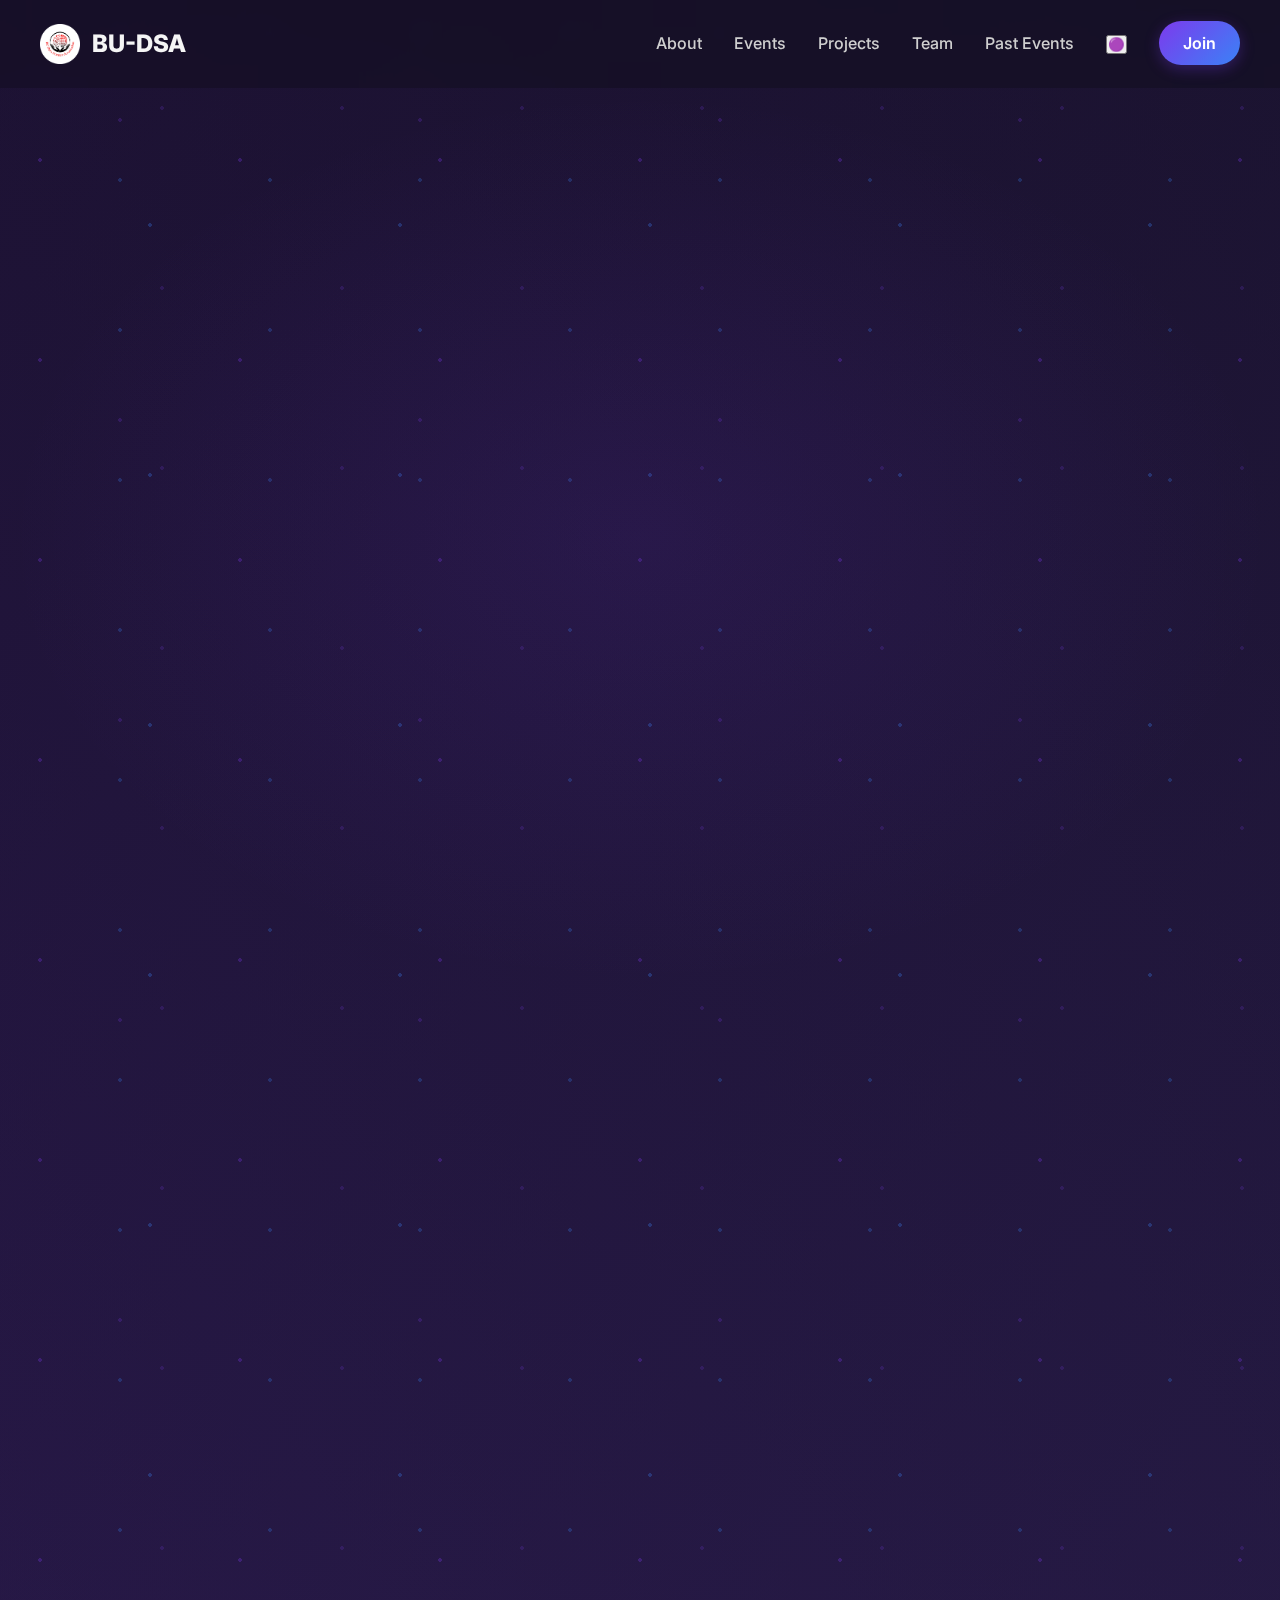
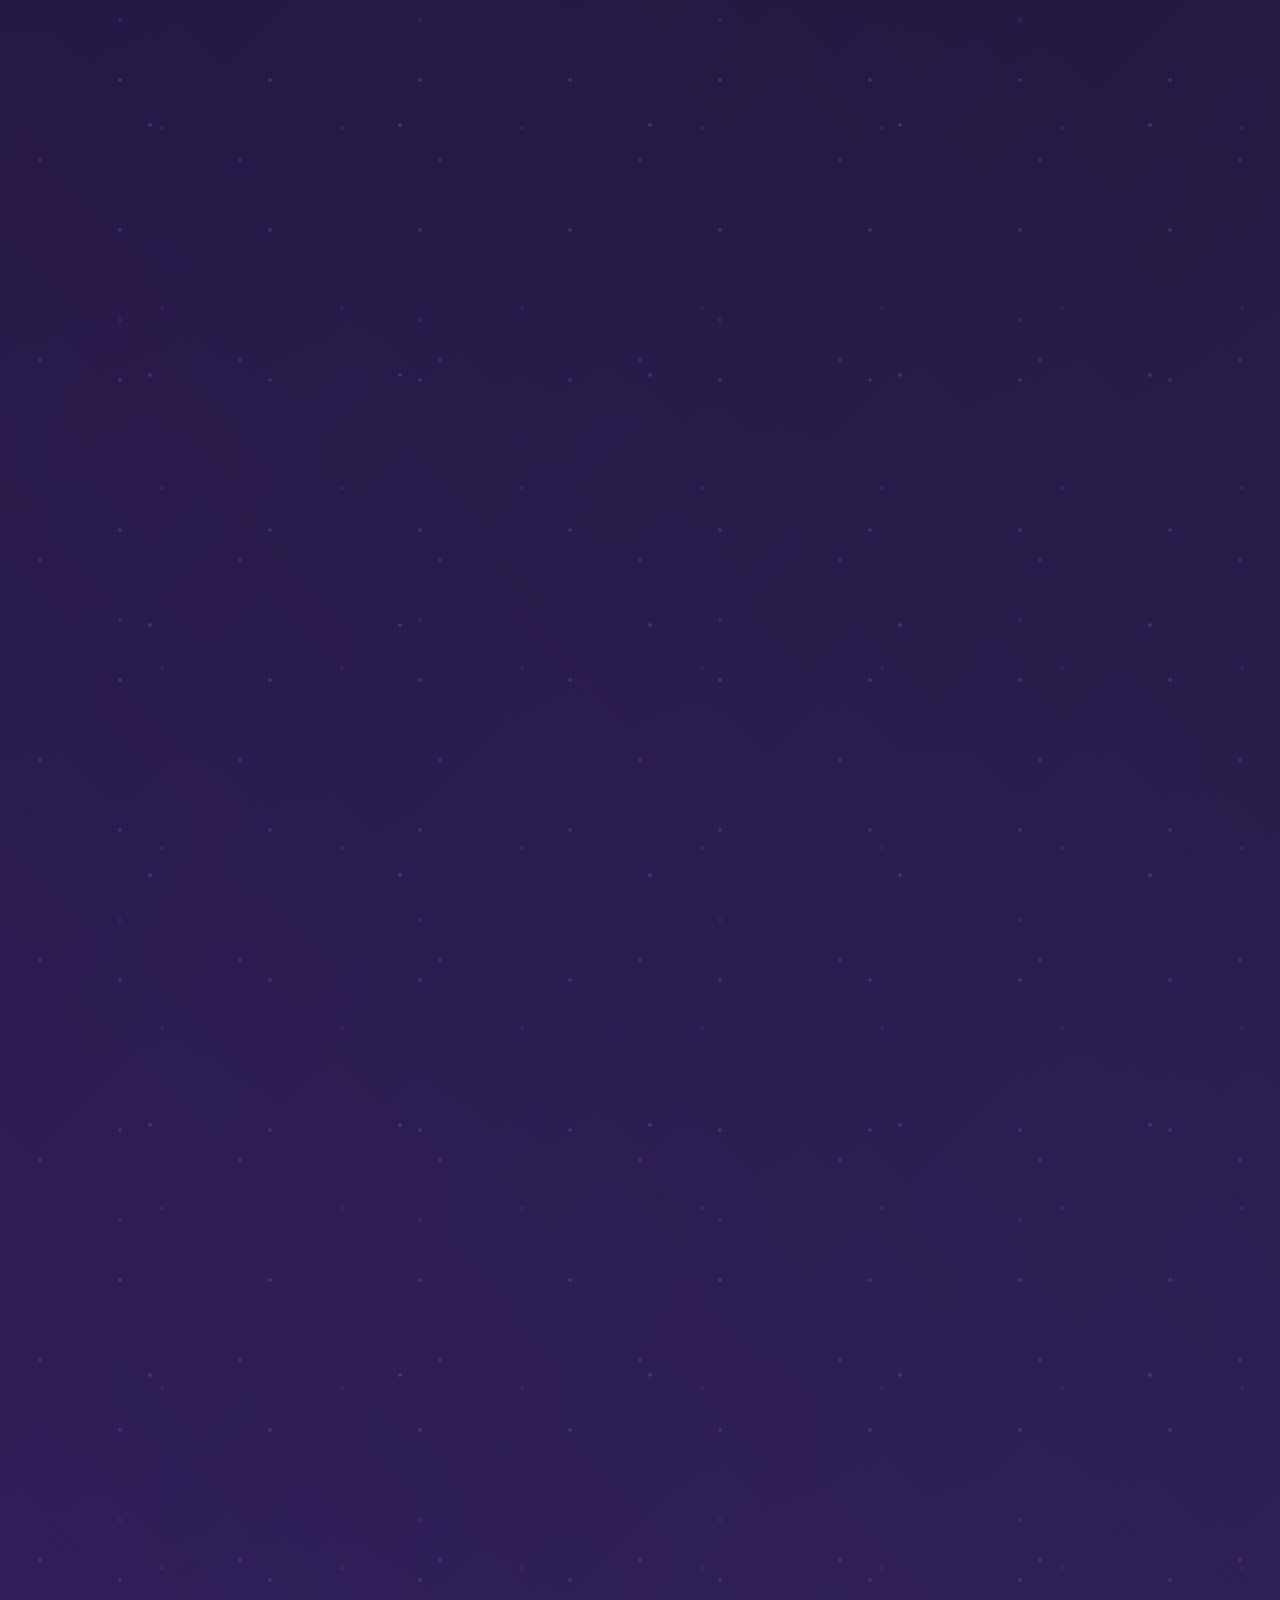
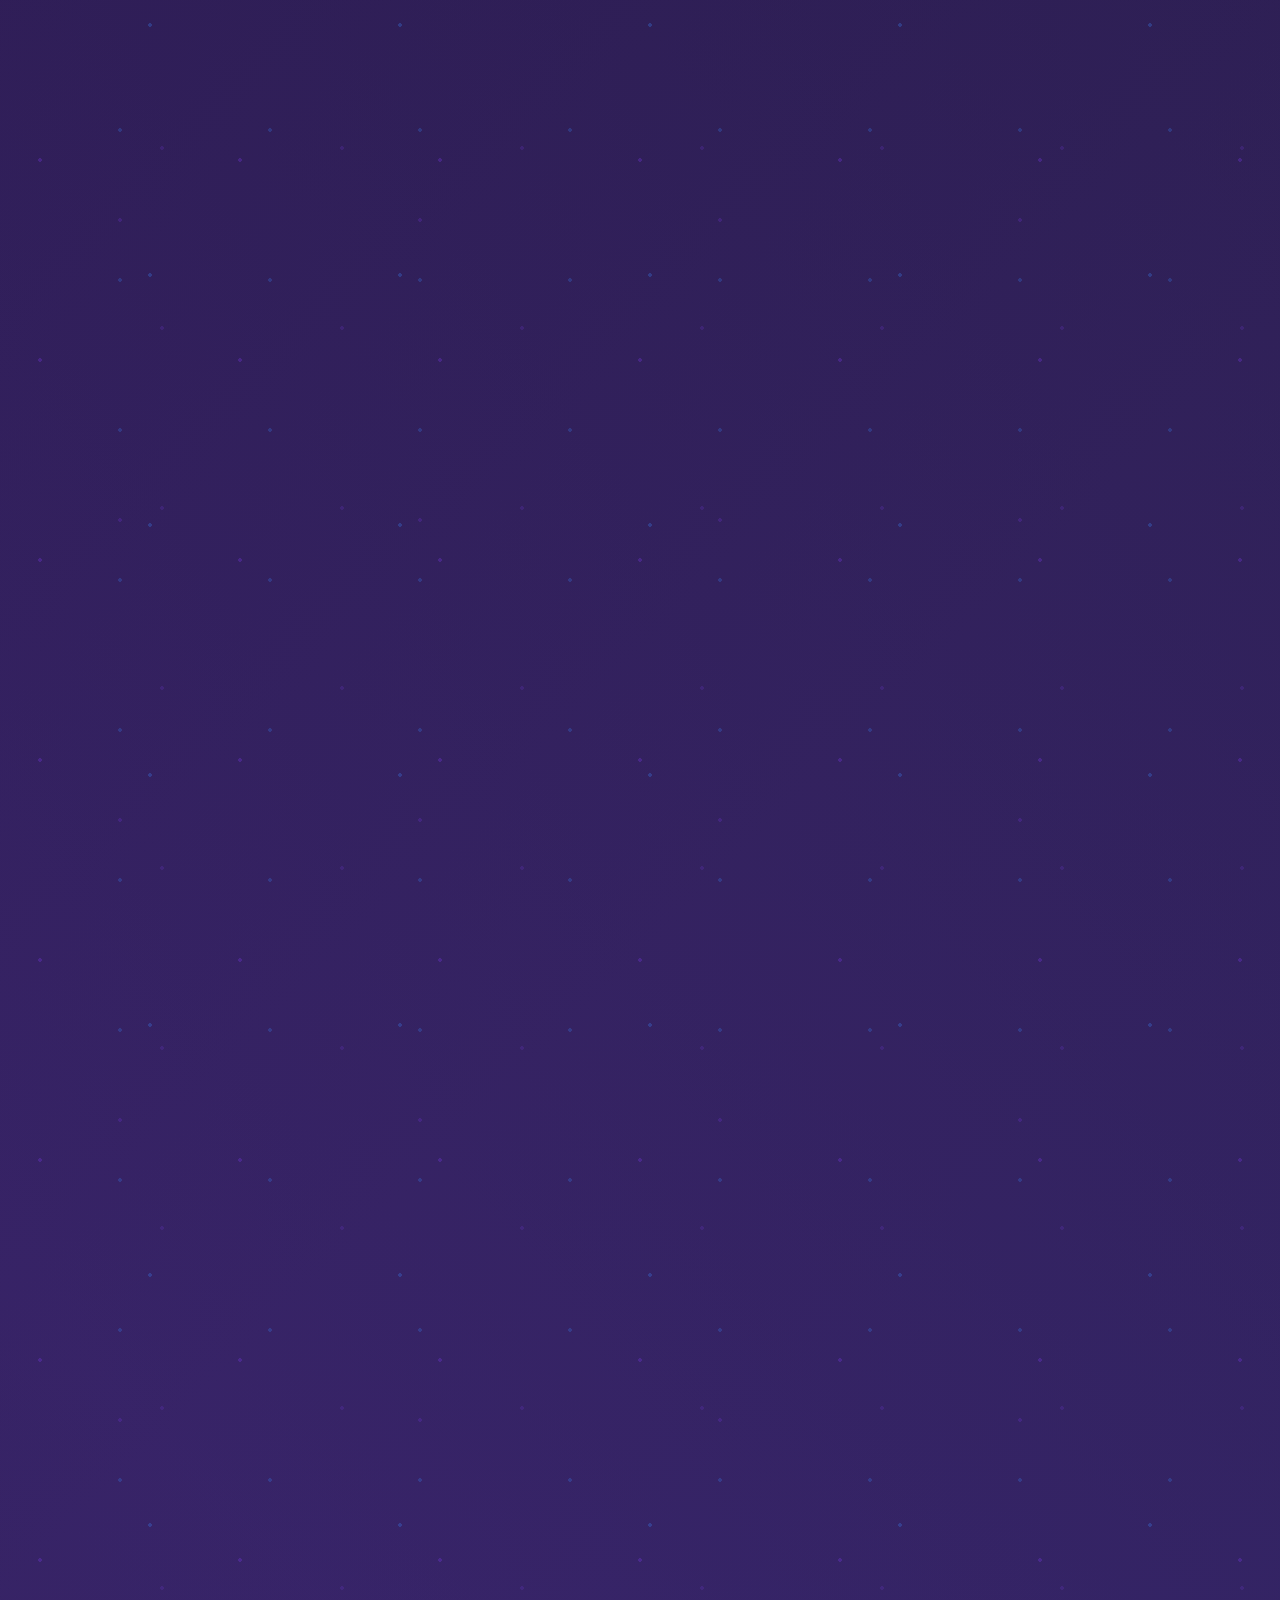
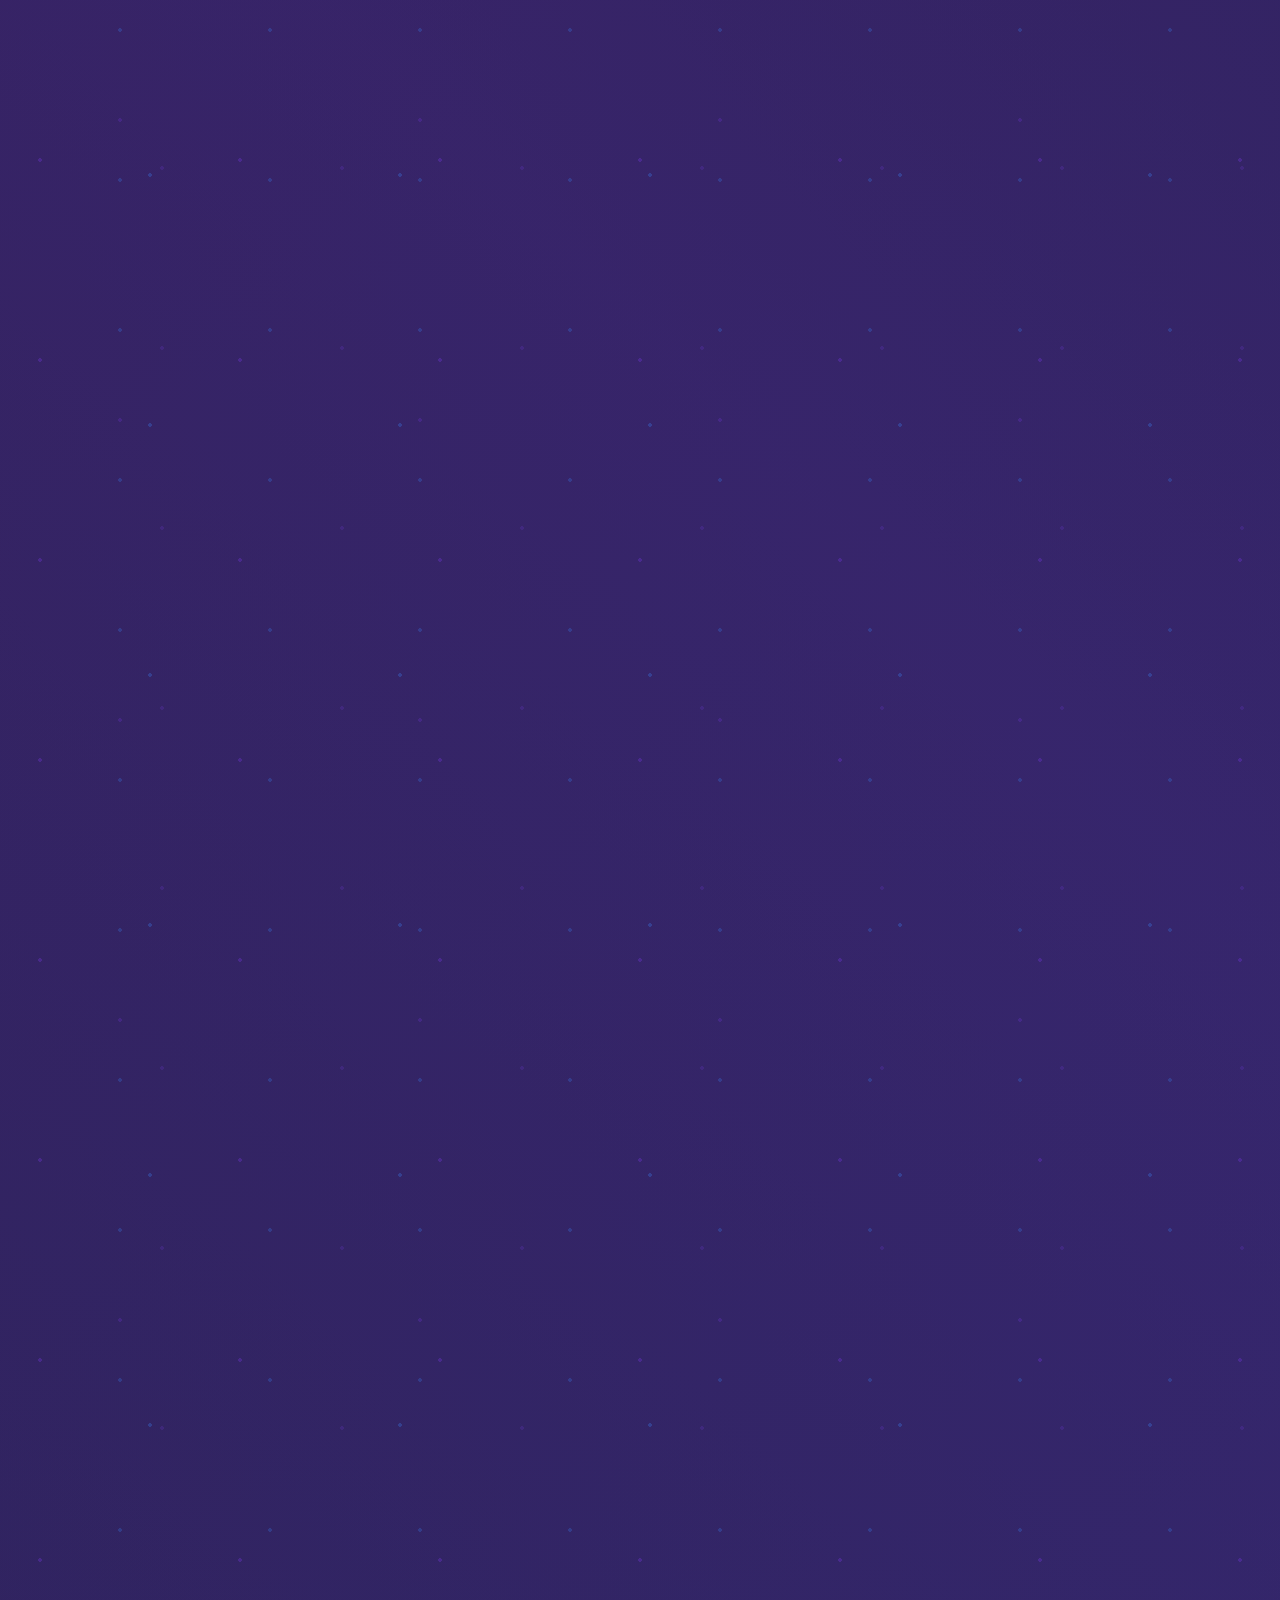
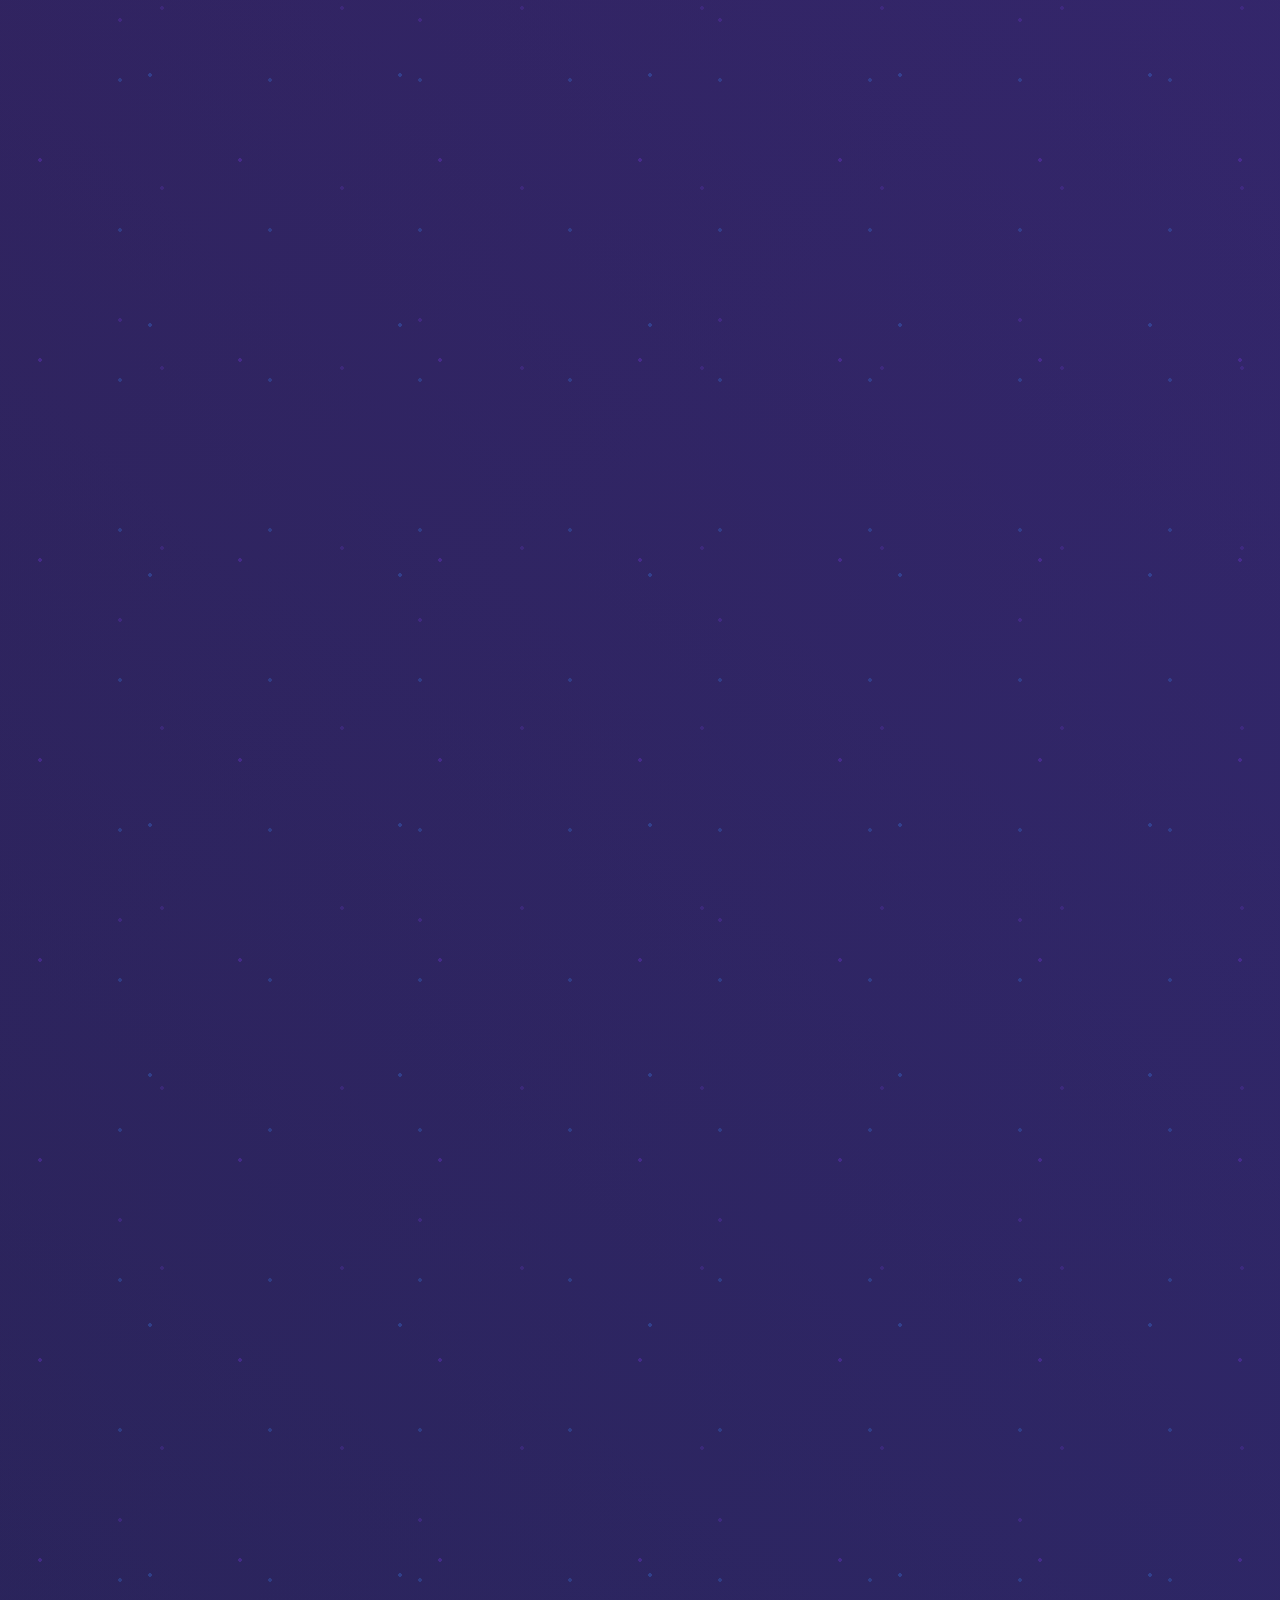
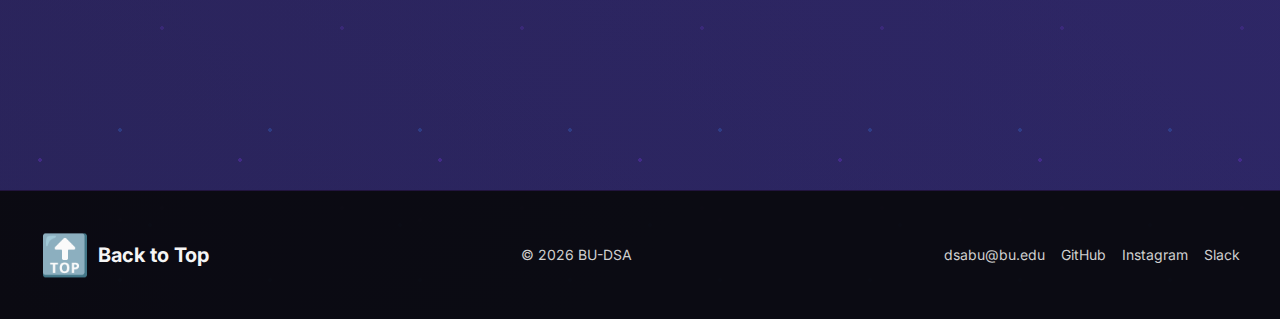
<file: index.html>
<!DOCTYPE html>
<html lang="en">
<head>
    <meta charset="UTF-8">
    <meta name="viewport" content="width=device-width, initial-scale=1.0">
    
    <!-- SEO Meta Tags -->
    <title>BU Data Science Association | Boston University Student Organization</title>
    <meta name="description" content="Join Boston University's Data Science Association (BUDSA) - a vibrant community for students passionate about data science, machine learning, AI, and analytics. Workshops, hackathons, and networking events.">
    <meta name="keywords" content="BU Data Science Association, BUDSA, Boston University, data science, machine learning, AI, analytics, student organization, workshops, hackathons">
    <meta name="author" content="Jacky Lin">
    <meta name="robots" content="index, follow">
    <link rel="canonical" href="https://bu-data-science-association.github.io/dsa-website/">
    
    <!-- Open Graph Meta Tags -->
    <meta property="og:title" content="BU Data Science Association | Boston University Student Organization">
    <meta property="og:description" content="Join Boston University's Data Science Association - workshops, hackathons, and networking events for data science enthusiasts.">
    <meta property="og:image" content="https://bu-data-science-association.github.io/dsa-website/assets/budsa_logo-modified.png">
    <meta property="og:url" content="https://bu-data-science-association.github.io/dsa-website/">
    <meta property="og:type" content="website">
    <meta property="og:site_name" content="BU Data Science Association">
    <meta property="og:locale" content="en_US">
    
    <!-- Twitter Card Meta Tags -->
    <meta name="twitter:card" content="summary_large_image">
    <meta name="twitter:title" content="BU Data Science Association | Boston University Student Organization">
    <meta name="twitter:description" content="Join Boston University's Data Science Association - workshops, hackathons, and networking events for data science enthusiasts.">
    <meta name="twitter:image" content="https://bu-data-science-association.github.io/dsa-website/assets/budsa_logo-modified.png">
    <meta name="twitter:site" content="@bu_dsa">
    
    <!-- Favicon and Icons -->
    <link rel="icon" type="image/png" href="assets/budsa_logo-modified.png">
    <link rel="apple-touch-icon" href="assets/budsa_logo-modified.png">
    
    <!-- Performance Optimizations -->
    <link rel="preconnect" href="https://fonts.googleapis.com">
    <link rel="preconnect" href="https://fonts.gstatic.com" crossorigin>
    <link rel="preload" href="https://fonts.googleapis.com/css2?family=Inter:wght@300;400;500;600;700;800&display=swap" as="style">
    
    <!-- Styles -->
    <link rel="stylesheet" href="styles.css">
</head>
<body>
    <!-- Fixed Navigation Bar -->
    <nav class="navbar">
        <div class="nav-container">
            <!-- Logo & Brand -->
            <a href="#home" class="logo">
                <img src="assets/budsa_logo-modified.png" alt="BU-DSA Logo" class="logo-image" loading="eager">
                <span class="logo-text">BU-DSA</span>
            </a>
            <!-- Navigation Links -->
            <ul class="nav-menu">
                <li><a href="#about" class="nav-link">About</a></li>
                <li><a href="#events" class="nav-link">Events</a></li>
                <li><a href="#projects" class="nav-link">Projects</a></li>
                <li><a href="#team" class="nav-link">Team</a></li>
                <li><a href="pasteventspage/pastevents.html" class="nav-link">Past Events</a></li>
                <li><button class="theme-toggle-btn" aria-label="Toggle theme">🔴</button></li>
                <li><a href="#join" class="join-btn">Join</a></li>
            </ul>
            <!-- Mobile Menu Toggle -->
            <button class="mobile-menu-btn">☰</button>
        </div>
    </nav>

    <!-- Hero Section -->
    <section class="hero" id="home">
        <div class="hero-container">
            <div class="hero-content">
                <!-- Main Title & Logo -->
                <div class="hero-header">
                    <div class="hero-text">
                        <h1>Boston University Data Science Association</h1>
                    </div>
                    <div class="hero-logo">
                        <img src="assets/budsa_logo-modified.png" alt="BU Data Science Association Logo" class="hero-logo-image" loading="eager">
                    </div>
                </div>
                <!-- Description -->
                <p>Join Boston University's Data Science Association, a vibrant community of students passionate about data science, software engineering,machine learning, and analytics. We host interactive workshops, collaborative projects, and networking events to help you build technical skills, land that tech job, and connect with peers who share your interest in data-driven problem solving.</p>
                <!-- <p><strong>EBOARD APPLICATIONS ARE NOW OPEN!!!!<br></strong><a href="https://forms.gle/EvqXGgpGABBGVec68" target="_blank" rel="noopener noreferrer">Tech Team Application</a> or <a href="https://forms.gle/T1rLgFydxMHxx5i2A" target="_blank" rel="noopener noreferrer">Marketing Application</a></p>
                Action Buttons & Social Links -->
                <div class="hero-buttons">
                    <div class="main-buttons">
                        <a href="#join" class="btn-primary">Contact Us</a>
                        <a href="#events" class="btn-secondary">See Upcoming Events</a>
                    </div>
                    
                    <!-- Social Media Icons -->
                    <div class="social-buttons">
                        <a href="https://bostonudsa.slack.com/join/shared_invite/zt-2z2eed2j8-DGrXgNpQ3jQh85n0cMez0g" class="social-btn slack" aria-label="Join our Slack">
                            <img src="assets/Slack_icon_2019.svg.png" alt="Slack" class="social-icon" loading="lazy">
                        </a>
                        <a href="https://www.instagram.com/bu_dsa/" class="social-btn instagram" aria-label="Follow on Instagram">
                            <img src="assets/Instagram_icon.png" alt="Instagram" class="social-icon" loading="lazy">
                        </a>
                        <a href="https://www.linkedin.com/company/budsa/" class="social-btn linkedin" aria-label="Connect on LinkedIn">
                            <img src="assets/LinkedIn_icon.svg.png" alt="LinkedIn" class="social-icon" loading="lazy">
                        </a>
                        <a href="https://github.com/BU-Data-Science-Association" class="social-btn github" aria-label="View our GitHub">
                            <img src="assets/github-icon-2.svg" alt="GitHub" class="social-icon" loading="lazy">
                        </a>
                    </div>
                </div>
            </div>
            <!-- Upcoming Events Sidebar -->
            <div class="upcoming-meetings">
                <h3>Upcoming Events</h3>

                <div class="event-item">
                    <div class="event-category"></div>
                    <div class="event-title"></div>
                    <div class="event-date"></div>
                </div> 
                <div class="event-item">
                    <div class="event-category"></div>
                    <div class="event-title"></div>
                    <div class="event-date"></div>
                </div> 
                <div class="event-item">
                    <div class="event-category"></div>
                    <div class="event-title"></div>
                    <div class="event-date"></div>
                </div> 
                
            </div>
        </div>
    </section>

    <!-- About Section -->
    <section class="about" id="about">
        <h2>About Us</h2>
        <p class="about-description">We're an inclusive community where students of all skill levels come together to explore technology, build amazing projects, and grow both personally and professionally. Whether you're just starting your coding journey or looking to expand your expertise, there's a place for you here.</p>
        
        <!-- Feature Cards -->
        <div class="about-cards">
            <div class="about-card">
                <div class="about-card-icon">🛠️</div>
                <h3>Workshops and Projects</h3>
                <p>Hands-on sessions covering programming languages, web development, data science, and the latest technologies. Learn from experienced peers, collaborate on real-world applications. Build your portfolio while working with talented teammates..</p>
            </div>
            <div class="about-card">
                <div class="about-card-icon">🚀</div>
                <h3>Industry Connections</h3>
                <p>Join industry professionals for talks, workshops, and networking events. Get insights into the latest trends in the tech industry and build your professional network.</p>
            </div>
            <div class="about-card">
                <div class="about-card-icon">🤝</div>
                <h3>Community Building</h3>
                <p>Join study groups, find mentors, get resume feedback, and connect with students who share your passion for technology and innovation.</p>
            </div>
        </div>
    </section>

    <!-- Events Section -->
    <section class="events" id="events">
        <h2>Semester Events</h2>
        
        <!-- Filter Buttons -->
        <div class="event-filters">
            <button class="filter-btn active" data-filter="all">All</button>
            <button class="filter-btn" data-filter="workshops">Workshops</button>
            <button class="filter-btn" data-filter="socialandindustry">Social + Industry</button>
            <button class="filter-btn" data-filter="hackathons">Hackathons</button>
        </div>

        <!-- Event Cards Grid -->
        <div class="events-grid">
            <!-- Semester WORKSHOPS BEGINS -->

            <div class="event-card" data-category="workshops" data-date="2026-02-25T19:00:00">
                <h3>Intro to Neural Networks</h3>
                <div class="event-meta">February 25, 2026 • 7:00 PM • CDS 164</div>
                <p class="event-description">Learn the fundamentals of neural networks with Dhiraj. Explore how deep learning models work and their real-world applications.</p>
            </div>

            <div class="event-card" data-category="workshops" data-date="2026-03-04T19:00:00">
                <h3>Fortran: Punch Card Programming</h3>
                <div class="event-meta">March 4, 2026 • 7:00 PM • CDS 164</div>
                <p class="event-description">Dive into computing history! Learn Fortran and discover how programmers used punch cards in the era of mainframe computing.</p>
            </div>

            <div class="event-card" data-category="socialandindustry" data-date="2026-03-18T19:00:00">
                <h3>Industry + Alumni Panel</h3>
                <div class="event-meta">March 18, 2026 • 7:00 PM • CDS 164</div>
                <p class="event-description">Connect with BUDSA alumni and industry professionals. Hear their career paths, get advice, and network with experienced professionals.</p>
            </div>

            <div class="event-card" data-category="socialandindustry" data-date="2026-03-25T19:00:00">
                <h3>Social Event</h3>
                <div class="event-meta">March 25, 2026 • 7:00 PM • CDS 164</div>
                <p class="event-description">Join us for a fun social gathering to connect with fellow members, relax, and build community!</p>
            </div>

            <div class="event-card" data-category="hackathons" data-date="2026-03-28T19:00:00">
                <h3>HackHardware Workshop</h3>
                <div class="event-meta">March 28, 2026 • 7:00 PM • CDS 164</div>
                <p class="event-description">Get hands-on experience with hardware hacking. Build and tinker with electronics and embedded systems!</p>
            </div>

            <div class="event-card" data-category="socialandindustry" data-date="2026-03-28T19:00:00">
                <h3>NYC Trip: School of Data Un-Conference</h3>
                <div class="event-meta">March 28, 2026 • 7:00 PM • Various</div>
                <p class="event-description">Join us on a trip to NYC for the School of Data Un-Conference! Network with data professionals and explore the data science community.</p>
            </div>

            <div class="event-card" data-category="workshops" data-date="2026-04-01T19:00:00">
                <h3>Data Science for Political Science</h3>
                <div class="event-meta">April 1, 2026 • 7:00 PM • CDS 164</div>
                <p class="event-description">Explore how data science applies to political analysis with Sam. Learn about voting patterns, polling, and political data analysis.</p>
            </div>

            <div class="event-card" data-category="workshops" data-date="2026-04-08T19:00:00">
                <h3>Data Science for Business</h3>
                <div class="event-meta">April 8, 2026 • 7:00 PM • CDS 164</div>
                <p class="event-description">Discover how data science drives business decisions with Amanda. Learn about analytics, forecasting, and business intelligence.</p>
            </div>

            <div class="event-card" data-category="workshops" data-date="2026-04-15T19:00:00">
                <h3>GANs (Generative Adversarial Networks)</h3>
                <div class="event-meta">April 15, 2026 • 7:00 PM • CDS 164</div>
                <p class="event-description">Dive deep into GANs with Jacky! Learn how generative models work and explore cutting-edge applications in AI.</p>
            </div>

            <div class="event-card" data-category="socialandindustry" data-date="2026-04-22T19:00:00">
                <h3>TBD Placeholder Event</h3>
                <div class="event-meta">April 22, 2026 • 7:00 PM • CDS 164</div>
                <p class="event-description">Details coming soon! Stay tuned for an exciting event.</p>
            </div>

            <div class="event-card" data-category="socialandindustry" data-date="2026-04-29T19:00:00">
                <h3>Game Night</h3>
                <div class="event-meta">April 29, 2026 • 7:00 PM • CDS 164</div>
                <p class="event-description">Join us for a fun night of games and food. No technical stuff. Just have fun and enjoy great company!</p>
            </div>
        <!--FALL 2025 WORKSHOPS ENDS-->
        </div>
    </section>

    <!-- Projects Section -->
    <section class="projects" id="projects">
        <h2>Projects</h2>
        <p class="projects-description">Take a look at some of our past projects and events</p>
        
        <!-- Project Cards -->
        <div class="projects-grid">
            <div class="project-card">
                <div class="project-image">No Photo Available</div>
                <div class="project-content">
                    <h3>TF-IDF Reccomendation System</h3>
                    <p>We utilized the power of TF-TDF, linear algebra, and natrual language processing to build a blazing fast no ML recocmendation system for reccomending university clubs!!!</p>
                    <a href="https://github.com/BU-Data-Science-Association/budsa-tf-idf-answer-repo" target="_blank" rel="noopener" class="project-github">Project GitHub</a>
                </div>
            </div>
            
            <div class="project-card">
                <div class="project-image">No Photo Available</div>
                <div class="project-content">
                    <h3>Applications of Bandit Algorithms</h3>
                    <p>We explored Bandit Algorithms in a real-world context, applying them to recommendation systems and online advertising. Learn how companies like Amazon and Netflix use these algorithms to personalize user experiences.</p>
                    <a href="https://github.com/BU-Data-Science-Association/Movie_Rec2" target="_blank" rel="noopener" class="project-github">Project GitHub</a>
                </div>
            </div>
            
            <div class="project-card">
                <div class="project-image">No Photo Available</div>
                <div class="project-content">
                    <h3>Data Pipelines with Apache Spark and Databricks</h3>
                    <p>We explored the more software side of data science through building data pipelines with Apache Spark and Databricks, focusing on scalability and performance in large-scale data processing.</p>
                    <a href="https://github.com/BU-Data-Science-Association/Pipelines-Fall25" target="_blank" rel="noopener" class="project-github">Project GitHub</a>
                </div>
            </div>
        </div>
    </section>

    <!-- Team Section -->
    <section class="team" id="team">
        <h2>Meet the Team</h2>
        
        <!-- Team Member Cards -->
        <div class="team-grid">
            <!-- Top Leadership -->
            <div class="team-card">
                <div class="team-avatar">
                    <img src="assets/samcowan3.1.jpg" alt="Sam Cowan" class="avatar-image" loading="lazy">
                </div>
                <h3>Sam Cowan</h3>
                <p class="team-role">Co-President</p>
                <p class="team-role">Vice President 2023 - 2025</p>
                <p class="team-major">Data Science, Statistics, Spanish</p>
                <a href="mailto:samc@bu.edu" class="team-email">Email Me</a>
                <a href="https://www.linkedin.com/in/sam-t-cowan/" target="_blank" rel="noopener" class="team-linkedin">LinkedIn</a>
            </div>
            <div class="team-card">
                <div class="team-avatar">
                    <img src="assets/thomasshin4.jpg" alt="Thomas Shin" class="avatar-image" loading="lazy">
                </div>
                <h3>Thomas Shin</h3>
                <p class="team-role">Co-President</p>
                <p class="team-major">Data Science, Statistics</p>
                <a href="mailto:thshin@bu.edu" class="team-email">Email Me</a>
                <a href="https://www.linkedin.com/in/shinthomas/" target="_blank" rel="noopener" class="team-linkedin">LinkedIn</a>
            </div>

            <!-- Core Leadership Team -->
            <div class="team-card">
                <div class="team-avatar">
                    <img src="assets/shawnlau.jpg" alt="Shawn Lau" class="avatar-image" loading="lazy">
                </div>
                <h3>Shawn Lau</h3>
                <p class="team-role">Technical Staff</p>
                <p class="team-major">Data Science, Computer Science</p>
                <a href="mailto:shawnlau@bu.edu" class="team-email">Email Me</a>
                <a href="https://www.linkedin.com/in/shawnlau427/" target="_blank" rel="noopener" class="team-linkedin">LinkedIn</a>
            </div>
            
            <div class="team-card">
                <div class="team-avatar">
                    <img src="assets/jackylin1.jpg" alt="Jacky Lin" class="avatar-image" loading="lazy">
                </div>
                <h3>Jacky Lin</h3>
                <p class="team-role">Director of Community, Technical Staff</p>
                <p class="team-major">Data Science, Computer Science, Mathematics</p>
                <a href="mailto:linjacky@bu.edu" class="team-email">Email Me</a>
                <a href="https://linkedin.com/in/lin-jacky" target="_blank" rel="noopener" class="team-linkedin">LinkedIn</a>
            </div>
            
            <!-- Executive Officers -->
            <div class="team-card">
                <div class="team-avatar">
                    <img src="assets/beaulin.jpg" alt="Beau Lin" class="avatar-image" loading="lazy">
                </div>
                <h3>Beau Lin</h3>
                <p class="team-role">Treasurer</p>
                <p class="team-major">Data Science, Economics, Environmental Science</p>
                <a href="mailto:bachq@bu.edu" class="team-email">Email Me</a>
                <a href="https://www.linkedin.com/in/beau-lin-8947062b7/" target="_blank" rel="noopener" class="team-linkedin">LinkedIn</a>
            </div>
            
            <div class="team-card">
                <div class="team-avatar">
                    <img src="assets/katherinewu.jpg" alt="Katherine Wu" class="avatar-image" loading="lazy">
                </div>
                <h3>Katherine Wu</h3>
                <p class="team-role">Secretary</p>
                <p class="team-major">Data Science, Biology</p>
                <a href="mailto:wuk@bu.edu" class="team-email">Email Me</a>
                <a href="https://www.linkedin.com/in/katherinewu02/" target="_blank" rel="noopener" class="team-linkedin">LinkedIn</a>
            </div>
            
            <!-- Department Coordinators -->
            <div class="team-card">
                <div class="team-avatar">
                    <img src="assets/riwaz_open to work.jpg" alt="Riwaz Shrestha" class="avatar-image" loading="lazy">
                </div>
                <h3>Riwaz Shrestha</h3>
                <p class="team-role">Events Coordinator</p>
                <p class="team-major">Data Science, Business Administration</p>
                <a href="mailto:riwaz@bu.edu" class="team-email">Email Me</a>
                <a href="https://www.linkedin.com/in/riwaz-shrestha/" target="_blank" rel="noopener" class="team-linkedin">LinkedIn</a>
            </div>
            
            <div class="team-card">
                <div class="team-avatar">
                    <img src="assets/noraamer_opentowork.jpg" alt="Nora Amer" class="avatar-image" loading="lazy">
                </div>
                <h3>Nora Amer</h3>
                <p class="team-role">Social Media Manager</p>
                <p class="team-major">Data Science, Public Health</p>
                <a href="mailto:amernora@bu.edu" class="team-email">Email Me</a>
                <a href="https://www.linkedin.com/in/norasamer/" target="_blank" rel="noopener" class="team-linkedin">LinkedIn</a>
            </div>
            
            <!-- Technical Staff -->
            
            <div class="team-card">
                <div class="team-avatar">
                    <img src="assets/amandaeng_opentowork.jpg" alt="Amanda Eng" class="avatar-image" loading="lazy">
                </div>
                <h3>Amanda Eng</h3>
                <p class="team-role">Technical Staff</p>
                <p class="team-major">Data Science, Business Administration</p>
                <a href="mailto:engak@bu.edu" class="team-email">Email Me</a>
                <a href="https://www.linkedin.com/in/amanda-k-eng/" target="_blank" rel="noopener" class="team-linkedin">LinkedIn</a>
            </div>

            <div class="team-card">
                <div class="team-avatar">
                    <img src="assets/dhiraj_pfp.jpg" alt="Dhiraj Patel" class="avatar-image" loading="lazy">
                </div>
                <h3>Dhiraj Patel</h3>
                <p class="team-role">Junior Technical Staff</p>
                <p class="team-major">Data Science</p>
                <a href="mailto:dhirajp@bu.edu" class="team-email">Email Me</a>
                <a href="https://www.linkedin.com/in/dhiraj-patel-76b295385/" target="_blank" rel="noopener" class="team-linkedin">LinkedIn</a>
            </div>
            
            <!-- General Team Members -->
            <div class="team-card">
                <div class="team-avatar">
                    <img src="assets/jaypatel.jpg" alt="Jay Patel" class="avatar-image" loading="lazy">
                </div>
                <h3>Jay Patel</h3>
                <p class="team-role">Logistics Coordinator</p>
                <p class="team-major">Data Science, Economics, Business Administration</p>
                <a href="mailto:jayp5@bu.edu" class="team-email">Email Me</a>
                <a href="https://www.linkedin.com/in/jay-patel-455a32346/" target="_blank" rel="noopener" class="team-linkedin">LinkedIn</a>
            </div>
            <!--Senior Advisors-->
            <div class="team-card">
                <div class="team-avatar">
                    <img src="assets/vincentsun3.jpg" alt="Vincent Sun" class="avatar-image" loading="lazy">
                </div>
                <h3>Vincent Sun</h3>
                <p class="team-role">Senior Advisor</p>
                <p class="team-role">(President 2023 - 2025)</p>
                <p class="team-major">Data Science, Business Administration</p>
                <a href="mailto:sunvince@bu.edu" class="team-email">Email Me</a>
                <a href="https://www.linkedin.com/in/vincent-sun-09020419780j/" target="_blank" rel="noopener" class="team-linkedin">LinkedIn</a>
            </div>
            <!--Placeholder Card-->
            <div class="team-card">
                <div class="team-avatar">
                    <img src="assets/default_pfp.svg" alt="Could Be You" class="avatar-image" loading="lazy">
                </div>
                <h3>Your Name Here</h3>
                <p class="team-role">Could be YOU 🫵</p>
                <p class="team-major">Your Major</p>
                <a href="mailto:yourname@bu.edu" class="team-email">yourname@bu.edu</a>
                <a href="https://linkedin.com/in/" target="_blank" rel="noopener" class="team-linkedin">YOUR LinkedIn</a>
            </div>
        </div>
    </section>

    <!-- Join Section -->
    <section class="join" id="join">
        <h2>Join the Club</h2>
        <p class="join-description">Open to all students of ALL MAJORS. No previous experience required.</p>
        
        <!-- Contact Form -->
        <form class="join-form">
            <div class="form-group">
                <label for="fullName">Full Name</label>
                <input type="text" id="fullName" name="fullName" placeholder="Enter your full name" required>
            </div>
            
            <div class="form-group">
                <label for="email">University Email</label>
                <input type="email" id="email" name="email" placeholder="yourbulogin@bu.edu" required>
            </div>
            
            <div class="form-group">
                <label for="topic">Topic?</label>
                <select id="topic" name="topic" required>
                    <option value="">Select one</option>
                    <option value="questions">Questions</option>
                    <option value="comments">Comments</option>
                    <option value="feedback">Feedback</option>
                    <option value="mailinglist">Join Mailing List</option>
                    <option value="other">Other</option>
                </select>
            </div>
            
            <div class="form-group">
                <label for="goals">Leave a Message</label>
                <textarea id="goals" name="goals" placeholder="Tell us what you want to learn, comments, feedback, questions, etc."></textarea>
            </div>
            
            <button type="submit" class="btn-primary">Join the Club/Send Message</button>
        </form>
    </section>

    <!-- Footer -->
    <footer class="footer">
        <div class="footer-container">
            <!-- Back to Top Link -->
            <a href="#home" class="footer-logo">
                <span class="back-to-top-arrow">🔝</span>
                Back to Top
            </a>
            <!-- Copyright -->
            <div class="footer-copyright">© 2026 BU-DSA</div>
            <!-- Footer Links -->
            <div class="footer-links">
                <a href="mailto:dsabu@bu.edu">dsabu@bu.edu</a>
                <a href="https://github.com/BU-Data-Science-Association" target="_blank" rel="noopener">GitHub</a>
                <a href="https://www.instagram.com/bu_dsa/" target="_blank" rel="noopener">Instagram</a>
                <a href="https://join.slack.com/t/bostonudsa/shared_invite/zt-3ocrmm9zb-6jIIzgm1BY7YNdP5AZN82A" target="_blank" rel="noopener">Slack</a>
            </div>
        </div>
    </footer>

    <!-- Schema.org JSON-LD Structured Data -->
    <script type="application/ld+json">
    {
        "@context": "https://schema.org",
        "@graph": [
            {
                "@type": "Organization",
                "@id": "https://bu-data-science-association.github.io/dsa-website/#organization",
                "name": "Boston University Data Science Association",
                "alternateName": ["BU Data Science Association", "BUDSA", "BU-DSA"],
                "url": "https://bu-data-science-association.github.io/dsa-website/",
                "logo": {
                    "@type": "ImageObject",
                    "url": "https://bu-data-science-association.github.io/dsa-website/assets/budsa_logo-modified.png",
                    "width": 512,
                    "height": 512
                },
                "description": "Boston University's Data Science Association - a vibrant community for students passionate about data science, machine learning, AI, and analytics.",
                "foundingDate": "2020",
                "memberOf": {
                    "@type": "EducationalOrganization",
                    "name": "Boston University",
                    "url": "https://www.bu.edu/"
                },
                "location": {
                    "@type": "Place",
                    "name": "Boston University",
                    "address": {
                        "@type": "PostalAddress",
                        "addressLocality": "Boston",
                        "addressRegion": "MA",
                        "addressCountry": "US"
                    }
                },
                "contactPoint": {
                    "@type": "ContactPoint",
                    "email": "dsabu@bu.edu",
                    "contactType": "General Inquiries"
                },
                "sameAs": [
                    "https://www.instagram.com/bu_dsa/",
                    "https://www.linkedin.com/company/budsa/",
                    "https://github.com/BU-Data-Science-Association",
                    "https://bostonudsa.slack.com/"
                ]
            },
            {
                "@type": "WebSite",
                "@id": "https://bu-data-science-association.github.io/dsa-website/#website",
                "url": "https://bu-data-science-association.github.io/dsa-website/",
                "name": "BU Data Science Association",
                "description": "Official website of Boston University's Data Science Association",
                "publisher": {
                    "@id": "https://bu-data-science-association.github.io/dsa-website/#organization"
                },
                "potentialAction": {
                    "@type": "SearchAction",
                    "target": {
                        "@type": "EntryPoint",
                        "urlTemplate": "https://bu-data-science-association.github.io/dsa-website/?q={search_term_string}"
                    },
                    "query-input": "required name=search_term_string"
                }
            },
            {
                "@type": "Event",
                "name": "BUDSA Jeopardy",
                "description": "Join BUDSA for BUDSA Jeopardy - a fun, interactive trivia game where you'll test your data science knowledge, compete with friends, and win prizes!",
                "startDate": "2025-09-23T19:00:00",
                "organizer": {
                    "@id": "https://bu-data-science-association.github.io/dsa-website/#organization"
                },
                "location": {
                    "@type": "Place",
                    "name": "CDS 164, Boston University",
                    "address": {
                        "@type": "PostalAddress",
                        "addressLocality": "Boston",
                        "addressRegion": "MA",
                        "addressCountry": "US"
                    }
                },
                "eventAttendanceMode": "https://schema.org/OfflineEventAttendanceMode",
                "eventStatus": "https://schema.org/EventScheduled"
            },
            {
                "@type": "Event",
                "name": "Docker Workshop",
                "description": "Set up Docker and learn about the basics of containerization. Learn about industry practices and create your first container!",
                "startDate": "2025-09-30T19:00:00",
                "organizer": {
                    "@id": "https://bu-data-science-association.github.io/dsa-website/#organization"
                },
                "location": {
                    "@type": "Place",
                    "name": "CDS 164, Boston University",
                    "address": {
                        "@type": "PostalAddress",
                        "addressLocality": "Boston",
                        "addressRegion": "MA",
                        "addressCountry": "US"
                    }
                },
                "eventAttendanceMode": "https://schema.org/OfflineEventAttendanceMode",
                "eventStatus": "https://schema.org/EventScheduled"
            },
            {
                "@type": "Event",
                "name": "SQL + Supabase Workshop",
                "description": "Learn SQL basics and practice answering data questions by extracting relevant data from a database. Get an opportunity to familiarize yourself with Supabase, a database application used by data scientists to store and extract big data.",
                "startDate": "2025-10-07T19:00:00",
                "organizer": {
                    "@id": "https://bu-data-science-association.github.io/dsa-website/#organization"
                },
                "location": {
                    "@type": "Place",
                    "name": "CDS 164, Boston University",
                    "address": {
                        "@type": "PostalAddress",
                        "addressLocality": "Boston",
                        "addressRegion": "MA",
                        "addressCountry": "US"
                    }
                },
                "eventAttendanceMode": "https://schema.org/OfflineEventAttendanceMode",
                "eventStatus": "https://schema.org/EventScheduled"
            },
            {
                "@type": "Event",
                "name": "Boston Hacks X BUDSA - Introduction to MongoDB",
                "description": "Come see us at BostonHacks annual Hackathon at the GSU! We will be hosting a workshop on MongoDB, an integral part of many computer science and data science tech stack.",
                "startDate": "2025-10-11T19:00:00",
                "organizer": {
                    "@id": "https://bu-data-science-association.github.io/dsa-website/#organization"
                },
                "location": {
                    "@type": "Place",
                    "name": "CDS 164, Boston University",
                    "address": {
                        "@type": "PostalAddress",
                        "addressLocality": "Boston",
                        "addressRegion": "MA",
                        "addressCountry": "US"
                    }
                },
                "eventAttendanceMode": "https://schema.org/OfflineEventAttendanceMode",
                "eventStatus": "https://schema.org/EventScheduled"
            },
            {
                "@type": "Event",
                "name": "Jane Street Estimathon",
                "description": "Join us for an event of 'trivia, game theory, and mathematical thinking'. Practice Fermi problems (a common interview question for quant and consulting roles). Also free t-shirts courtesy of Jane Street!",
                "startDate": "2025-10-18T19:00:00",
                "organizer": {
                    "@id": "https://bu-data-science-association.github.io/dsa-website/#organization"
                },
                "location": {
                    "@type": "Place",
                    "name": "CDS, Boston University",
                    "address": {
                        "@type": "PostalAddress",
                        "addressLocality": "Boston",
                        "addressRegion": "MA",
                        "addressCountry": "US"
                    }
                },
                "eventAttendanceMode": "https://schema.org/OfflineEventAttendanceMode",
                "eventStatus": "https://schema.org/EventScheduled"
            },
            {
                "@type": "Event",
                "name": "BUDSA End of Semester Game Night",
                "description": "Join us for a fun night of games and food. No technical stuff. Just have fun and enjoy the games and food.",
                "startDate": "2025-12-09T19:00:00",
                "organizer": {
                    "@id": "https://bu-data-science-association.github.io/dsa-website/#organization"
                },
                "location": {
                    "@type": "Place",
                    "name": "CDS 164, Boston University",
                    "address": {
                        "@type": "PostalAddress",
                        "addressLocality": "Boston",
                        "addressRegion": "MA",
                        "addressCountry": "US"
                    }
                },
                "eventAttendanceMode": "https://schema.org/OfflineEventAttendanceMode",
                "eventStatus": "https://schema.org/EventScheduled"
            }
        ]
    }
    </script>

    <!-- JavaScript -->
    <script src="script.js" defer></script>
</body>
</html>
</file>
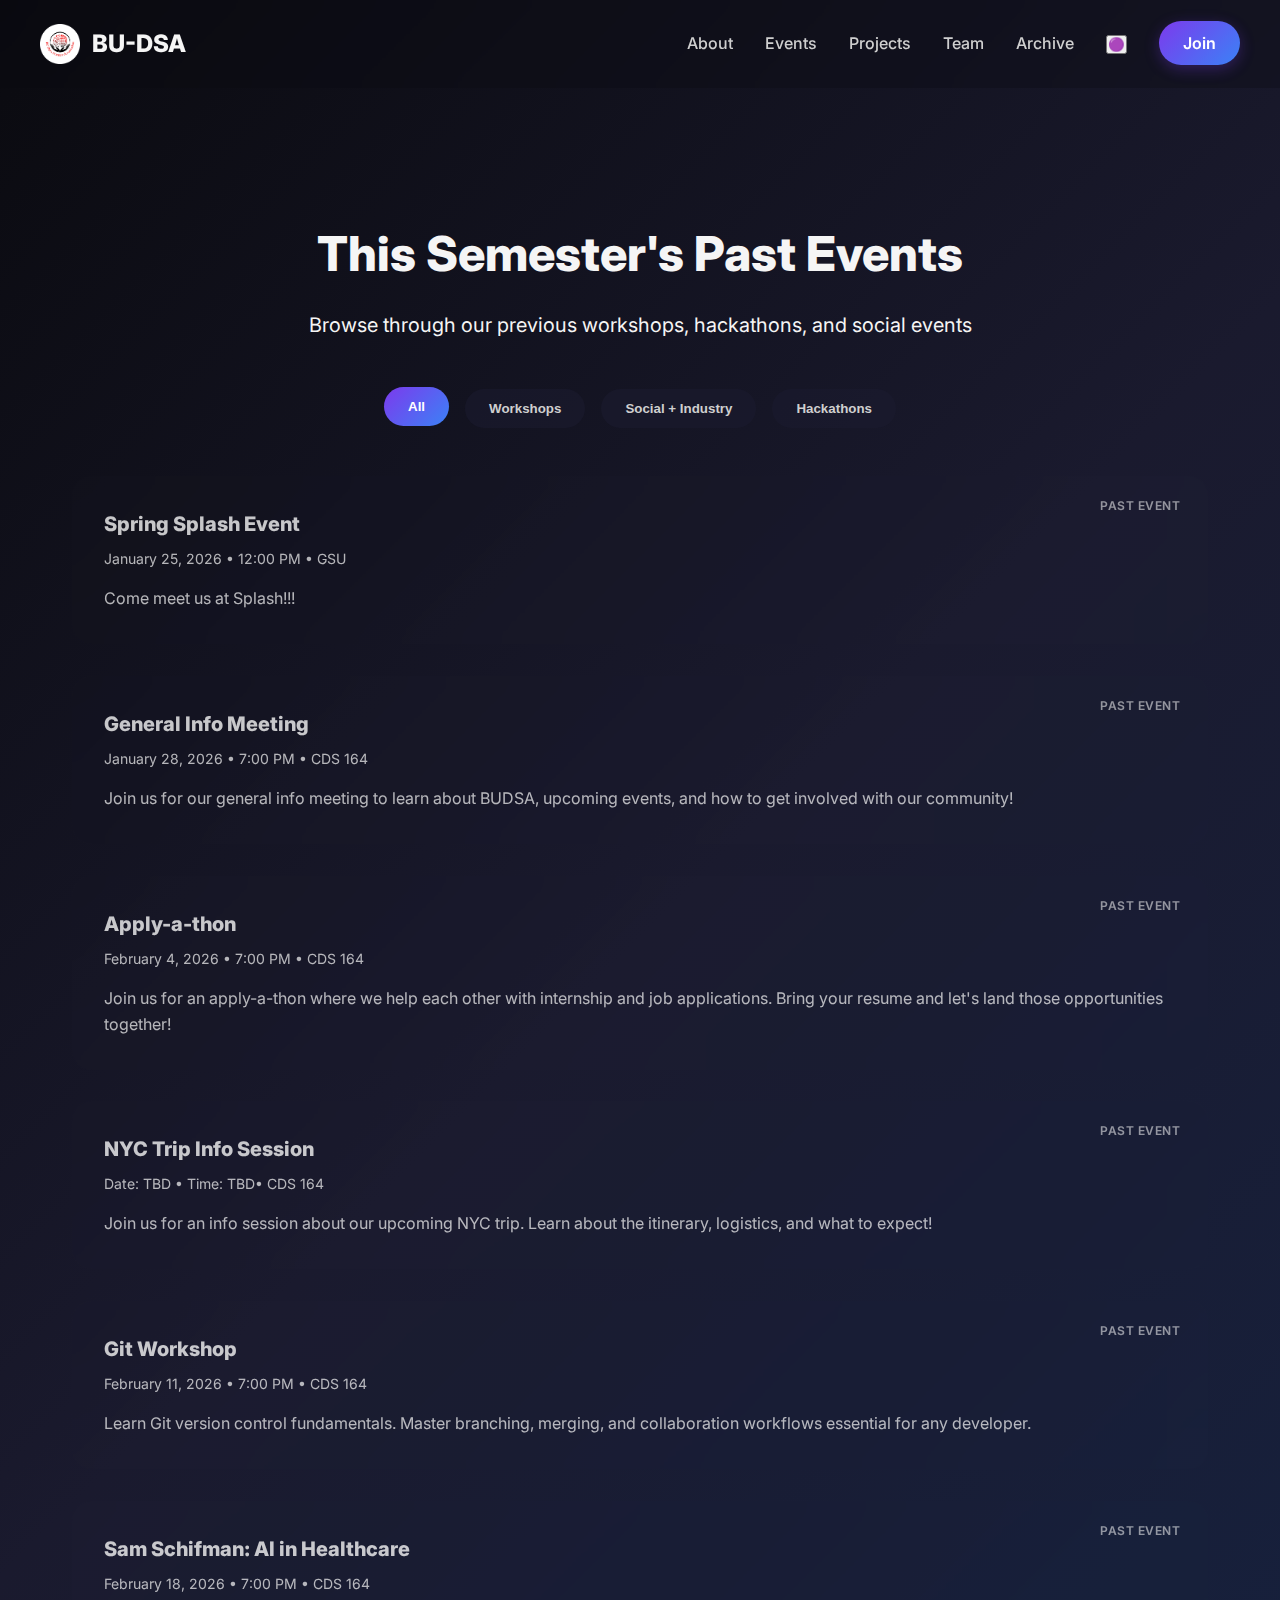
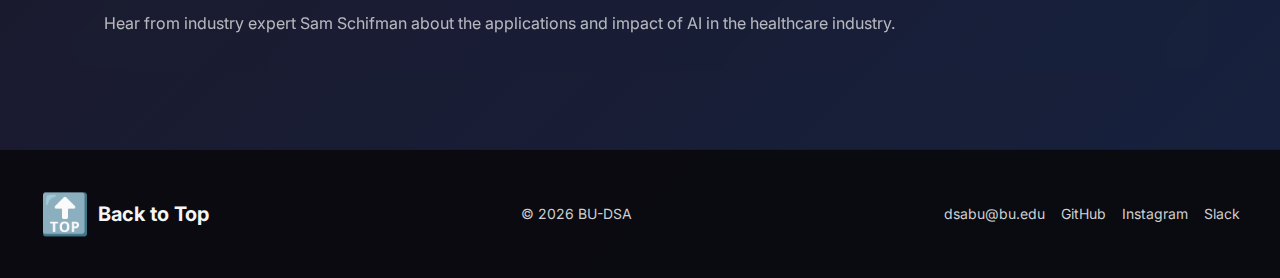
<file: pasteventspage/pastevents.html>
<!DOCTYPE html>
<html lang="en">
<head>
    <meta charset="UTF-8">
    <meta name="viewport" content="width=device-width, initial-scale=1.0">
    
    <!-- SEO Meta Tags -->
    <title>Past Events | BU Data Science Association</title>
    <meta name="description" content="View past events and workshops from the Boston University Data Science Association (BUDSA).">
    <meta name="keywords" content="BU Data Science Association, BUDSA, past events, workshops, hackathons, Boston University">
    <meta name="author" content="Jacky Lin">
    <meta name="robots" content="index, follow">
    <link rel="canonical" href="https://bu-data-science-association.github.io/dsa-website/pasteventspage/">
    
    <!-- Open Graph Meta Tags -->
    <meta property="og:title" content="Past Events | BU Data Science Association">
    <meta property="og:description" content="View past events and workshops from the Boston University Data Science Association.">
    <meta property="og:image" content="https://bu-data-science-association.github.io/dsa-website/assets/budsa_logo-modified.png">
    <meta property="og:url" content="https://bu-data-science-association.github.io/dsa-website/pasteventspage/">
    <meta property="og:type" content="website">
    <meta property="og:site_name" content="BU Data Science Association">
    <meta property="og:locale" content="en_US">
    
    <!-- Favicon and Icons -->
    <link rel="icon" type="image/png" href="../assets/budsa_logo-modified.png">
    <link rel="apple-touch-icon" href="../assets/budsa_logo-modified.png">
    
    <!-- Performance Optimizations -->
    <link rel="preconnect" href="https://fonts.googleapis.com">
    <link rel="preconnect" href="https://fonts.gstatic.com" crossorigin>
    <link rel="preload" href="https://fonts.googleapis.com/css2?family=Inter:wght@300;400;500;600;700;800&display=swap" as="style">
    
    <!-- Styles -->
    <link rel="stylesheet" href="../styles.css">
    <link rel="stylesheet" href="pastevents.css">
</head>
<body>
    <!-- Fixed Navigation Bar -->
    <nav class="navbar">
        <div class="nav-container">
            <!-- Logo & Brand -->
            <a href="../index.html" class="logo">
                <img src="../assets/budsa_logo-modified.png" alt="BU-DSA Logo" class="logo-image" loading="eager">
                <span class="logo-text">BU-DSA</span>
            </a>
            <!-- Navigation Links -->
            <ul class="nav-menu">
                <li><a href="../index.html#about" class="nav-link">About</a></li>
                <li><a href="../index.html#events" class="nav-link">Events</a></li>
                <li><a href="../index.html#projects" class="nav-link">Projects</a></li>
                <li><a href="../index.html#team" class="nav-link">Team</a></li>
                <li><a href="archive/archive.html" class="nav-link active">Archive</a></li>
                <li><button class="theme-toggle-btn" aria-label="Toggle theme">🟣</button></li>
                <li><a href="../index.html#join" class="join-btn">Join</a></li>
            </ul>
            <!-- Mobile Menu Toggle -->
            <button class="mobile-menu-btn">☰</button>
        </div>
    </nav>


    <!-- Past Events Section -->
    <section class="past-events" id="past-events">
        <h2>This Semester's Past Events</h2>
        <p class="past-events-description">Browse through our previous workshops, hackathons, and social events</p>
        
        <!-- Filter Buttons -->
        <div class="event-filters">
            <button class="filter-btn active" data-filter="all">All</button>
            <button class="filter-btn" data-filter="workshops">Workshops</button>
            <button class="filter-btn" data-filter="socialandindustry">Social + Industry</button>
            <button class="filter-btn" data-filter="hackathons">Hackathons</button>
        </div>

        <!-- Past Event Cards Grid -->
        <div class="events-grid">
            <!-- PASTE EVENT CARDS HERE: Copy any event card from index.html and paste it below this comment -->

            <div class="event-card" data-category="socialandindustry" data-date="2026-01-25T12:00:00">
                <h3>Spring Splash Event</h3>
                <div class="event-meta">January 25, 2026 • 12:00 PM • GSU</div>
                <p class="event-description">Come meet us at Splash!!!</p>
            </div>

            <div class="event-card" data-category="socialandindustry" data-date="2026-01-28T19:00:00">
                <h3>General Info Meeting</h3>
                <div class="event-meta">January 28, 2026 • 7:00 PM • CDS 164</div>
                <p class="event-description">Join us for our general info meeting to learn about BUDSA, upcoming events, and how to get involved with our community!</p>
            </div>

            <div class="event-card" data-category="hackathons" data-date="2026-02-04T19:00:00">
                <h3>Apply-a-thon</h3>
                <div class="event-meta">February 4, 2026 • 7:00 PM • CDS 164</div>
                <p class="event-description">Join us for an apply-a-thon where we help each other with internship and job applications. Bring your resume and let's land those opportunities together!</p>
            </div>

            <div class="event-card" data-category="socialandindustry" data-date="2026-02-05T19:00:00">
                <h3>NYC Trip Info Session</h3>
                <div class="event-meta"> Date: TBD • Time: TBD• CDS 164</div>
                <p class="event-description">Join us for an info session about our upcoming NYC trip. Learn about the itinerary, logistics, and what to expect!</p>
            </div>

            <div class="event-card" data-category="workshops" data-date="2026-02-11T19:00:00">
                <h3>Git Workshop</h3>
                <div class="event-meta">February 11, 2026 • 7:00 PM • CDS 164</div>
                <p class="event-description">Learn Git version control fundamentals. Master branching, merging, and collaboration workflows essential for any developer.</p>
            </div>

            <div class="event-card" data-category="socialandindustry" data-date="2026-02-18T19:00:00">
                <h3>Sam Schifman: AI in Healthcare</h3>
                <div class="event-meta">February 18, 2026 • 7:00 PM • CDS 164</div>
                <p class="event-description">Hear from industry expert Sam Schifman about the applications and impact of AI in the healthcare industry.</p>
            </div>

            <!-- If no past events are present, show this message -->
            <div class="no-events-message">
                <h3>No past events yet</h3>
                <p>Copy event cards from the main page and paste them above this message.</p>
            </div>
        </div>
    </section>

    <!-- Footer -->
    <footer class="footer">
        <div class="footer-container">
            <!-- Back to Top Link -->
            <a href="#home" class="footer-logo">
                <span class="back-to-top-arrow">🔝</span>
                Back to Top
            </a>
            <!-- Copyright -->
            <div class="footer-copyright">© 2026 BU-DSA</div>
            <!-- Footer Links -->
            <div class="footer-links">
                <a href="mailto:dsabu@bu.edu">dsabu@bu.edu</a>
                <a href="https://github.com/BU-Data-Science-Association" target="_blank" rel="noopener">GitHub</a>
                <a href="https://www.instagram.com/bu_dsa/" target="_blank" rel="noopener">Instagram</a>
                <a href="https://join.slack.com/t/bostonudsa/shared_invite/zt-3ocrmm9zb-6jIIzgm1BY7YNdP5AZN82A" target="_blank" rel="noopener">Slack</a>
            </div>
        </div>
    </footer>

    <!-- JavaScript -->
    <script src="../script.js" defer></script>
    <script src="pastevents.js" defer></script>
</body>
</html>
</file>
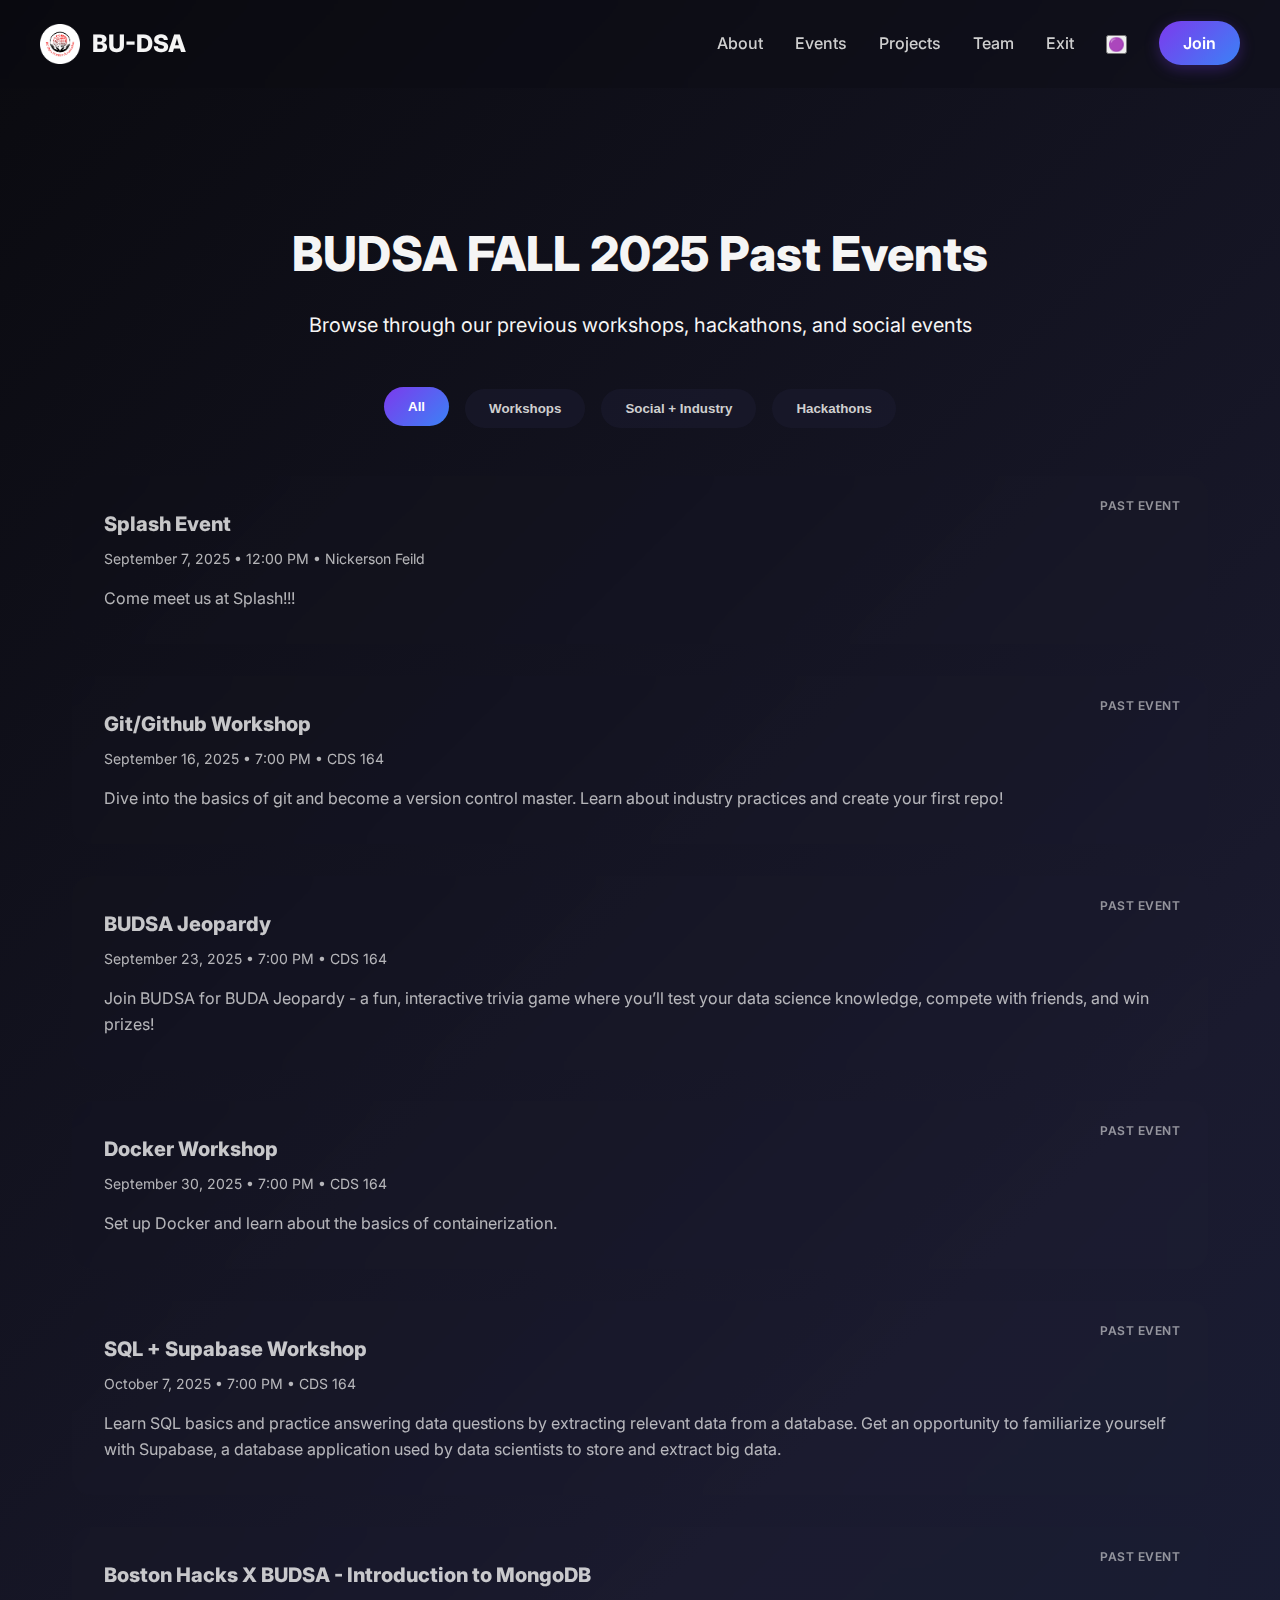
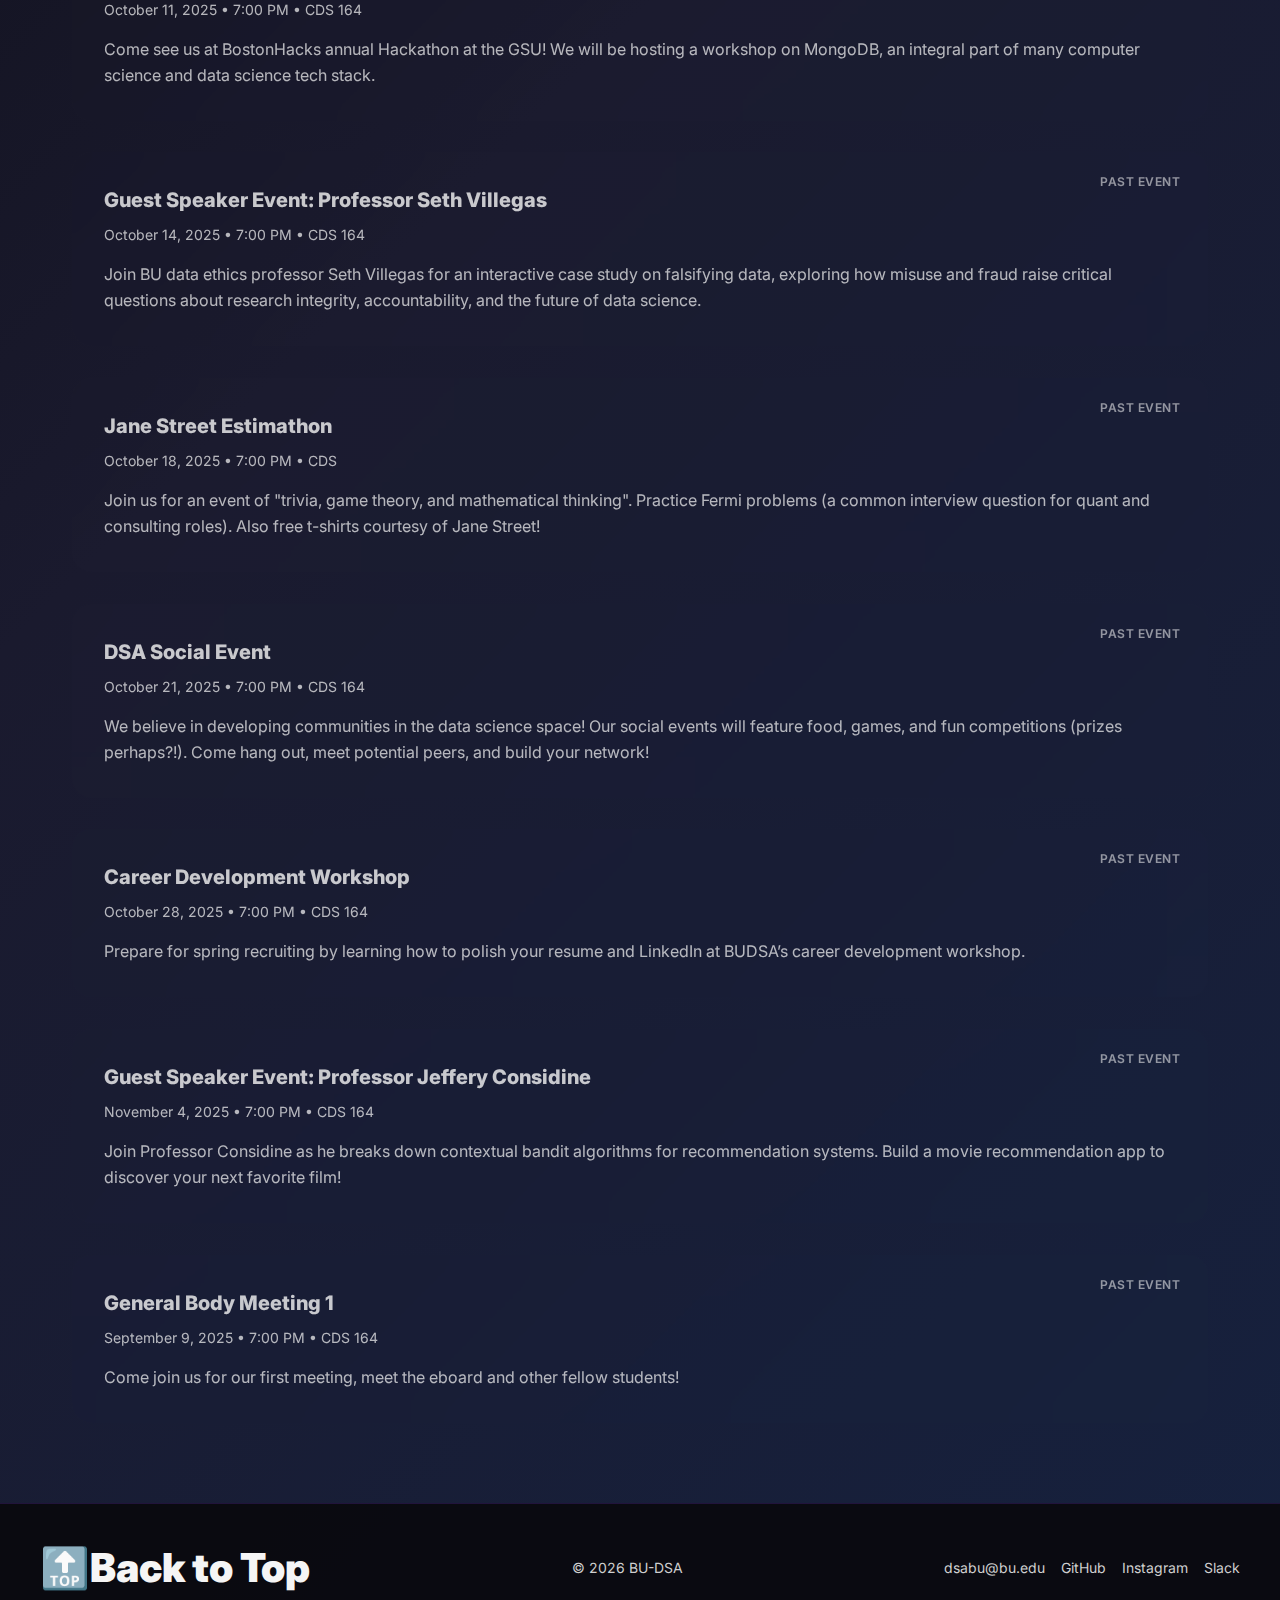
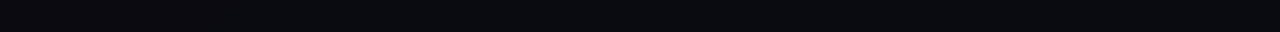
<file: pasteventspage/Fall 2025/pasteventsFall2025.html>
<!DOCTYPE html>
<html lang="en">
<head>
    <meta charset="UTF-8">
    <meta name="viewport" content="width=device-width, initial-scale=1.0">
    
    <!-- SEO Meta Tags -->
    <title>Past Events | BU Data Science Association</title>
    <meta name="description" content="View past events and workshops from the Boston University Data Science Association (BUDSA).">
    <meta name="keywords" content="BU Data Science Association, BUDSA, past events, workshops, hackathons, Boston University">
    <meta name="author" content="Jacky Lin">
    <meta name="robots" content="index, follow">
    <link rel="canonical" href="https://bu-data-science-association.github.io/dsa-website/pasteventspage/">
    
    <!-- Open Graph Meta Tags -->
    <meta property="og:title" content="Past Events | BU Data Science Association">
    <meta property="og:description" content="View past events and workshops from the Boston University Data Science Association.">
    <meta property="og:image" content="https://bu-data-science-association.github.io/dsa-website/assets/budsa_logo-modified.png">
    <meta property="og:url" content="https://bu-data-science-association.github.io/dsa-website/pasteventspage/">
    <meta property="og:type" content="website">
    <meta property="og:site_name" content="BU Data Science Association">
    <meta property="og:locale" content="en_US">
    
    <!-- Favicon and Icons -->
    <link rel="icon" type="image/png" href="../assets/budsa_logo-modified.png">
    <link rel="apple-touch-icon" href="../assets/budsa_logo-modified.png">
    
    <!-- Performance Optimizations -->
    <link rel="preconnect" href="https://fonts.googleapis.com">
    <link rel="preconnect" href="https://fonts.gstatic.com" crossorigin>
    <link rel="preload" href="https://fonts.googleapis.com/css2?family=Inter:wght@300;400;500;600;700;800&display=swap" as="style">
    
    <!-- Styles -->
    <!-- <link rel="stylesheet" href="../../styles.css"> -->
    <link rel="stylesheet" href="../pastevents.css">
</head>
<body>
    <!-- Fixed Navigation Bar -->
    <nav class="navbar">
        <div class="nav-container">
            <!-- Logo & Brand -->
            <a href="../../index.html" class="logo">
                <img src="../../assets/budsa_logo-modified.png" alt="BU-DSA Logo" class="logo-image" loading="eager">
                <span class="logo-text">BU-DSA</span>
            </a>
            <!-- Navigation Links -->
            <ul class="nav-menu">
                <li><a href="../../index.html#about" class="nav-link">About</a></li>
                <li><a href="../../index.html#events" class="nav-link">Events</a></li>
                <li><a href="../../index.html#projects" class="nav-link">Projects</a></li>
                <li><a href="../../index.html#team" class="nav-link">Team</a></li>
                <li><a href="../pastevents.html" class="nav-link active">Exit</a></li>
                <li><button class="theme-toggle-btn" aria-label="Toggle theme">🟣</button></li>
                <li><a href="../../index.html#join" class="join-btn">Join</a></li>
            </ul>
            <!-- Mobile Menu Toggle -->
            <button class="mobile-menu-btn">☰</button>
        </div>
    </nav>


    <!-- Past Events Section -->
    <section class="past-events" id="past-events">
        <h2>BUDSA FALL 2025 Past Events</h2>
        <p class="past-events-description">Browse through our previous workshops, hackathons, and social events</p>
        
        <!-- Filter Buttons -->
        <div class="event-filters">
            <button class="filter-btn active" data-filter="all">All</button>
            <button class="filter-btn" data-filter="workshops">Workshops</button>
            <button class="filter-btn" data-filter="socialandindustry">Social + Industry</button>
            <button class="filter-btn" data-filter="hackathons">Hackathons</button>
        </div>

        <!-- Past Event Cards Grid -->
        <div class="events-grid">
            <!-- PASTE EVENT CARDS HERE: Copy any event card from index.html and paste it below this comment -->
            
            <div class="event-card" data-category="workshops" data-date="2025-10-28T19:00:00">
                <h3>Career Development Workshop</h3>
                <div class="event-meta">October 28, 2025 • 7:00 PM • CDS 164</div>
                <p class="event-description">Prepare for spring recruiting by learning how to polish your resume and LinkedIn at BUDSA’s career development workshop.</div>


            <div class="event-card" data-category="socialandindustry" data-date="2025-11-04T19:00:00">
                <h3>Guest Speaker Event: Professor Jeffery Considine</h3>
                <div class="event-meta">November 4, 2025 • 7:00 PM • CDS 164</div>
                <p class="event-description">Join Professor Considine as he breaks down contextual bandit algorithms for recommendation systems. Build a movie recommendation app to discover your next favorite film!</p>
            </div>
            
            <div class="event-card" data-category="socialandindustry" data-date="2025-10-21T19:00:00">
                <h3>DSA Social Event</h3>
                <div class="event-meta">October 21, 2025 • 7:00 PM • CDS 164</div>
                <p class="event-description">We believe in developing communities in the data science space! Our social events will feature food, games, and fun competitions (prizes perhaps?!). Come hang out, meet potential peers, and build your network!</p>
            </div>
            
            <div class="event-card" data-category="workshops" data-date="2025-10-07T19:00:00">
                <h3>SQL + Supabase Workshop</h3>
                <div class="event-meta">October 7, 2025 • 7:00 PM • CDS 164</div>
                <p class="event-description">Learn SQL basics and practice answering data questions by extracting relevant data from a database. Get an opportunity to familiarize yourself with Supabase, a database application used by data scientists to store and extract big data.</p>
            </div>
            
            <div class="event-card" data-category="hackathons" data-date="2025-10-11T19:00:00">
                <h3>Boston Hacks X BUDSA - Introduction to MongoDB</h3>
                <div class="event-meta">October 11, 2025 • 7:00 PM • CDS 164</div>
                <p class="event-description">Come see us at BostonHacks annual Hackathon at the GSU! We will be hosting a workshop on MongoDB, an integral part of many computer science and data science tech stack.</p>
            </div>
            
            <div class="event-card" data-category="socialandindustry" data-date="2025-10-14T19:00:00">
                <h3>Guest Speaker Event: Professor Seth Villegas</h3>
                <div class="event-meta">October 14, 2025 • 7:00 PM • CDS 164</div>
                <p class="event-description">Join BU data ethics professor Seth Villegas for an interactive case study on falsifying data, exploring how misuse and fraud raise critical questions about research integrity, accountability, and the future of data science.</p>
            </div>

            <div class="event-card" data-category="hackathons" data-date="2025-10-18T19:00:00">
                <h3>Jane Street Estimathon</h3>
                <div class="event-meta">October 18, 2025 • 7:00 PM • CDS</div>
                <p class="event-description">Join us for an event of "trivia, game theory, and mathematical thinking". Practice Fermi problems (a common interview question for quant and consulting roles). Also free t-shirts courtesy of Jane Street!</p>
            </div>
            
            <div class="event-card" data-category="workshops" data-date="2025-09-30T19:00:00">
                <h3>Docker Workshop</h3>
                <div class="event-meta">September 30, 2025 • 7:00 PM • CDS 164</div>
                <p class="event-description">Set up Docker and learn about the basics of containerization.</p>
            </div>
            
            <div class="event-card" data-category="socialandindustry" data-date="2025-09-23T19:00:00">
                <h3>BUDSA Jeopardy</h3>
                <div class="event-meta">September 23, 2025 • 7:00 PM • CDS 164</div>
                <p class="event-description">Join BUDSA for BUDA Jeopardy - a fun, interactive trivia game where you’ll test your data science knowledge, compete with friends, and win prizes!
                </div>

            <div class="event-card" data-category="workshops" data-date="2025-09-16T19:00:00">
                <h3>Git/Github Workshop</h3>
                <div class="event-meta">September 16, 2025 • 7:00 PM • CDS 164</div>
                <p class="event-description">Dive into the basics of git and become a version control master. Learn about industry practices and create your first repo!</p>
            </div>
                
            <div class="event-card" data-category="socialandindustry" data-date="2025-09-9T19:00:00">
                <h3>General Body Meeting 1</h3>
                <div class="event-meta">September 9, 2025 • 7:00 PM • CDS 164</div>
                <p class="event-description">Come join us for our first meeting, meet the eboard and other fellow students!</p>
            </div>

            <div class="event-card" data-category="socialandindustry" data-date="2025-09-07T12:00:00">
                <h3>Splash Event</h3>
                <div class="event-meta">September 7, 2025 • 12:00 PM • Nickerson Feild</div>
                <p class="event-description">Come meet us at Splash!!!</p>
            </div>
            <div class="no-events-message">
                <h3>No past events yet</h3>
                <p>Copy event cards from the main page and paste them above this message.</p>
            </div>
        </div>
    </section>

    <!-- Footer -->
    <footer class="footer">
        <div class="footer-container">
            <!-- Back to Top Link -->
            <a href="#past-events" class="footer-logo">
                <span class="back-to-top-arrow">🔝Back to Top</span>
            </a>
            <!-- Copyright -->
            <div class="footer-copyright">© 2026 BU-DSA</div>
            <!-- Footer Links -->
            <div class="footer-links">
                <a href="mailto:dsabu@bu.edu">dsabu@bu.edu</a>
                <a href="https://github.com/BU-Data-Science-Association" target="_blank" rel="noopener">GitHub</a>
                <a href="https://www.instagram.com/bu_dsa/" target="_blank" rel="noopener">Instagram</a>
                <a href="https://join.slack.com/t/bostonudsa/shared_invite/zt-3ocrmm9zb-6jIIzgm1BY7YNdP5AZN82A" target="_blank" rel="noopener">Slack</a>
            </div>
        </div>
    </footer>

    <!-- JavaScript -->
    <script src="../../script.js" defer></script>
    <script src="../pastevents.js" defer></script>
</body>
</html>
</file>
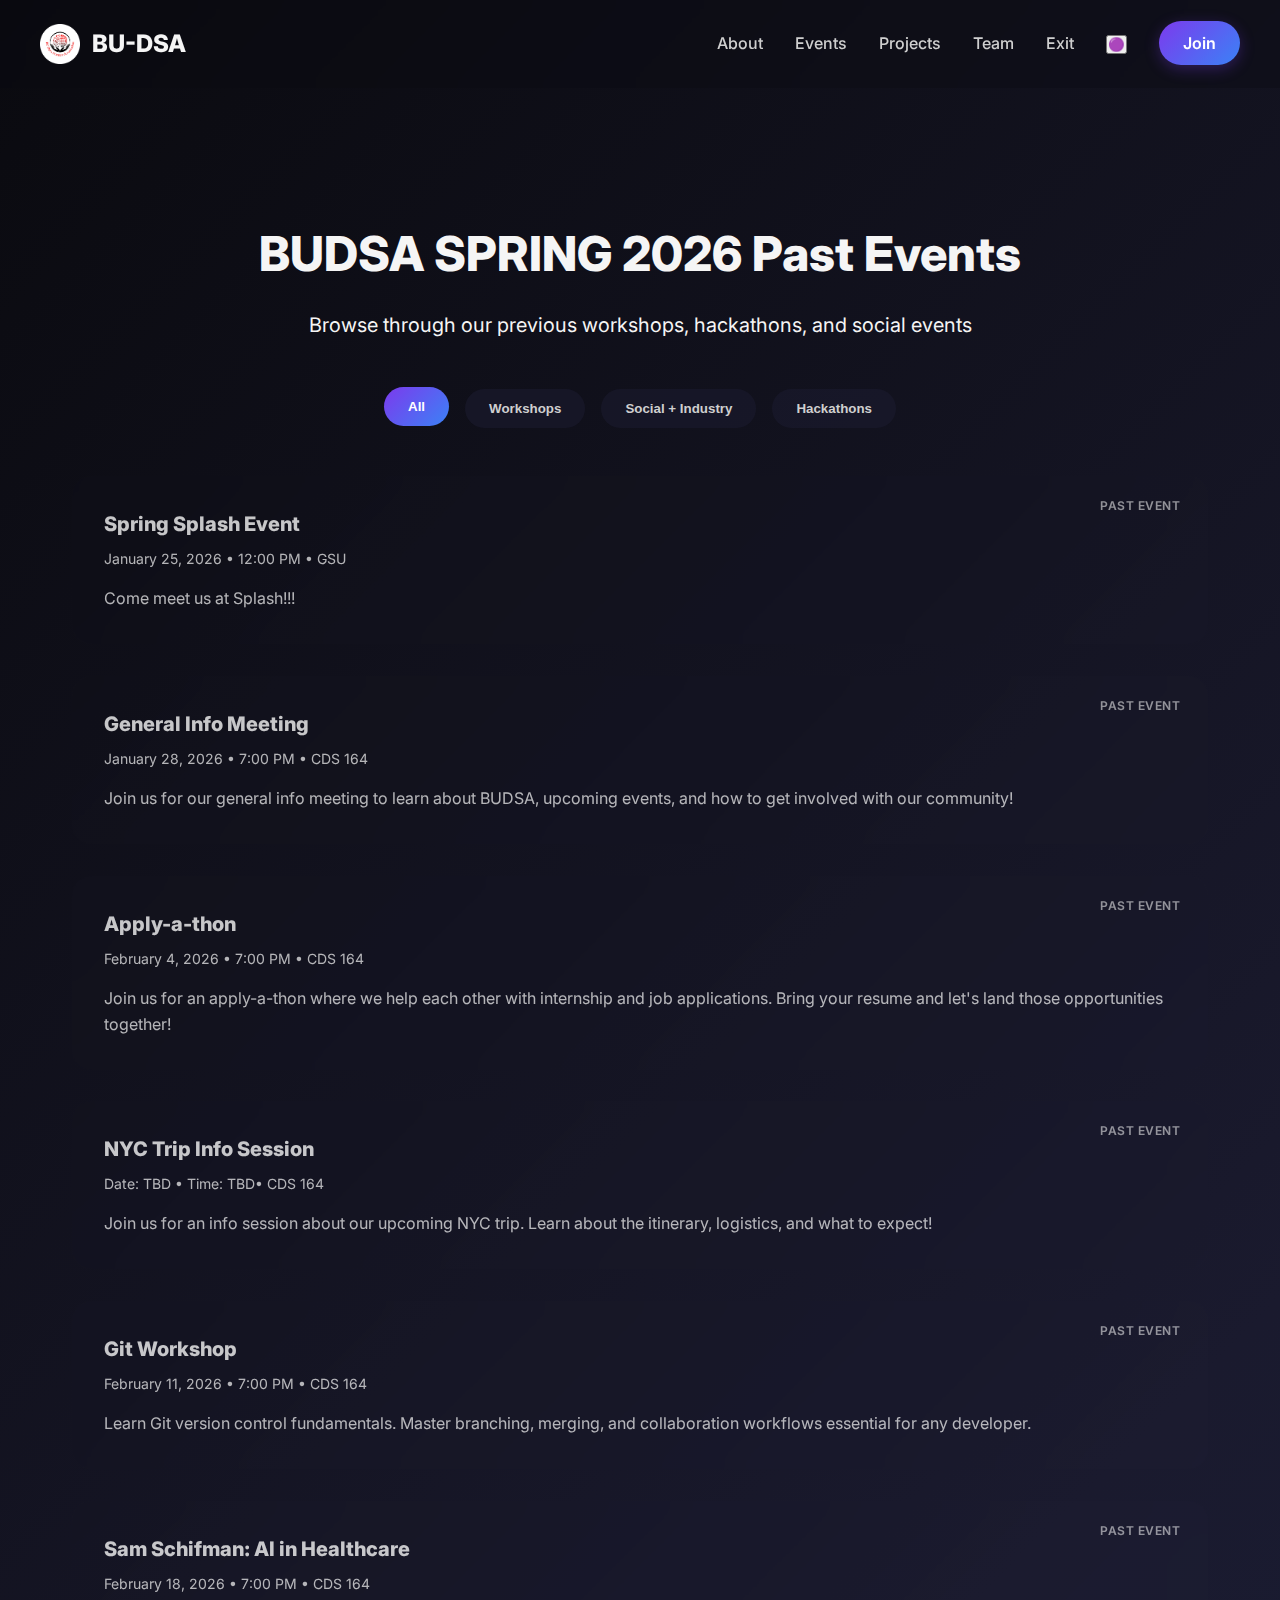
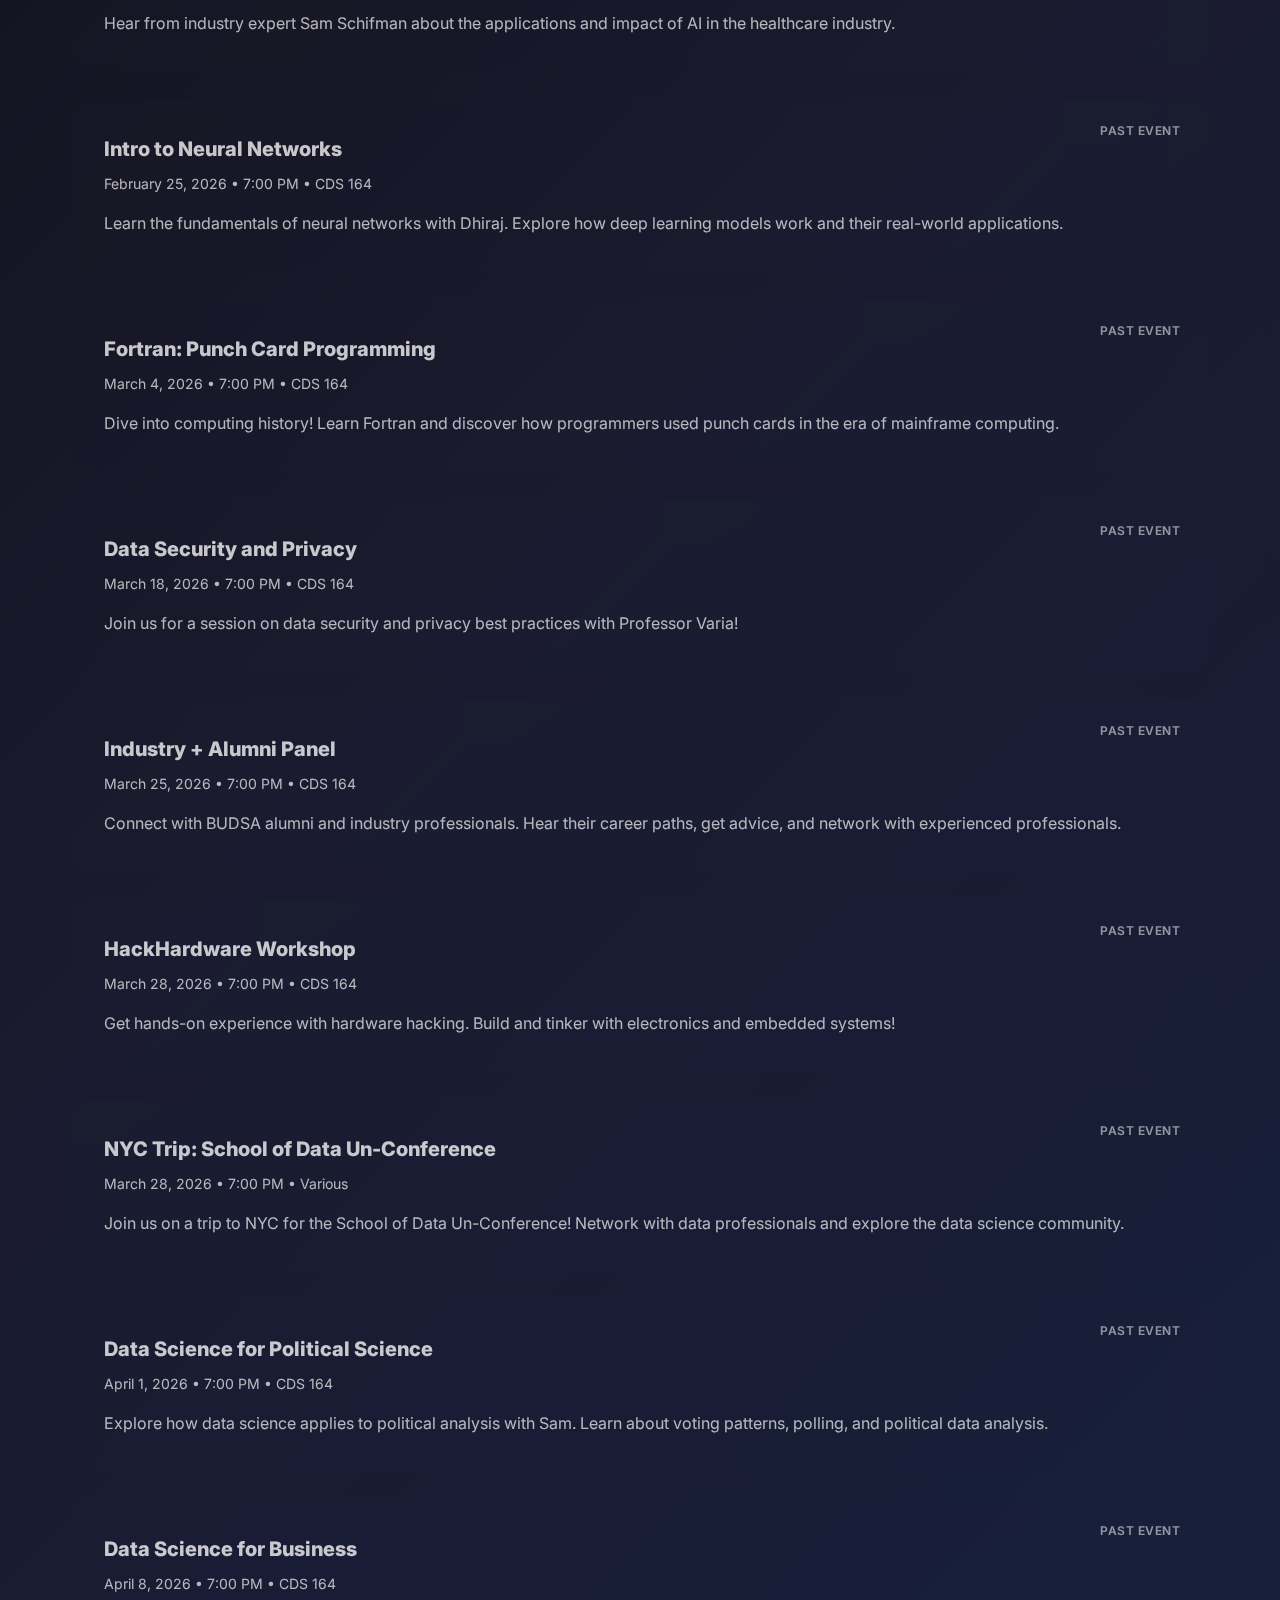
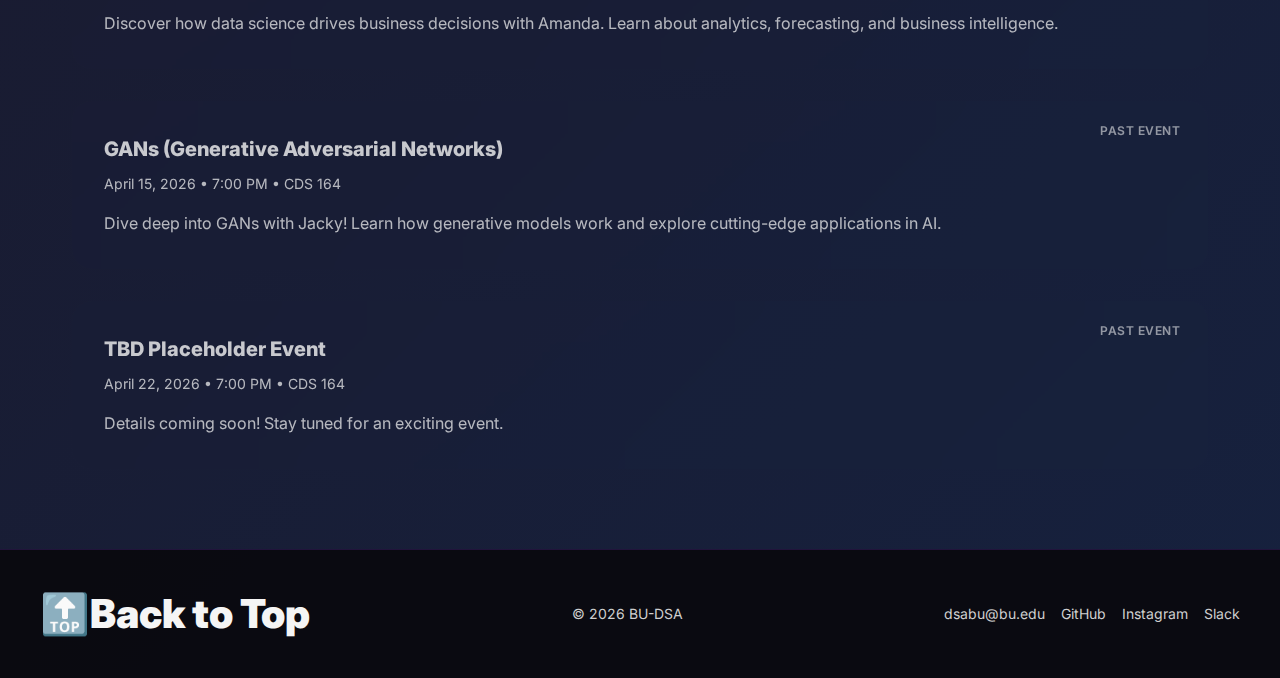
<file: pasteventspage/History/pasteventsSpring2026.html>
<!DOCTYPE html>
<html lang="en">
<head>
    <meta charset="UTF-8">
    <meta name="viewport" content="width=device-width, initial-scale=1.0">
    
    <!-- SEO Meta Tags -->
    <title>Past Events | BU Data Science Association</title>
    <meta name="description" content="View past events and workshops from the Boston University Data Science Association (BUDSA).">
    <meta name="keywords" content="BU Data Science Association, BUDSA, past events, workshops, hackathons, Boston University">
    <meta name="author" content="Jacky Lin">
    <meta name="robots" content="index, follow">
    <link rel="canonical" href="https://bu-data-science-association.github.io/dsa-website/pasteventspage/">
    
    <!-- Open Graph Meta Tags -->
    <meta property="og:title" content="Past Events | BU Data Science Association">
    <meta property="og:description" content="View past events and workshops from the Boston University Data Science Association.">
    <meta property="og:image" content="https://bu-data-science-association.github.io/dsa-website/assets/budsa_logo-modified.png">
    <meta property="og:url" content="https://bu-data-science-association.github.io/dsa-website/pasteventspage/">
    <meta property="og:type" content="website">
    <meta property="og:site_name" content="BU Data Science Association">
    <meta property="og:locale" content="en_US">
    
    <!-- Favicon and Icons -->
    <link rel="icon" type="image/png" href="../assets/budsa_logo-modified.png">
    <link rel="apple-touch-icon" href="../assets/budsa_logo-modified.png">
    
    <!-- Performance Optimizations -->
    <link rel="preconnect" href="https://fonts.googleapis.com">
    <link rel="preconnect" href="https://fonts.gstatic.com" crossorigin>
    <link rel="preload" href="https://fonts.googleapis.com/css2?family=Inter:wght@300;400;500;600;700;800&display=swap" as="style">
    
    <!-- Styles -->
    <!-- <link rel="stylesheet" href="../../styles.css"> -->
    <link rel="stylesheet" href="../pastevents.css">
</head>
<body>
    <!-- Fixed Navigation Bar -->
    <nav class="navbar">
        <div class="nav-container">
            <!-- Logo & Brand -->
            <a href="../../index.html" class="logo">
                <img src="../../assets/budsa_logo-modified.png" alt="BU-DSA Logo" class="logo-image" loading="eager">
                <span class="logo-text">BU-DSA</span>
            </a>
            <!-- Navigation Links -->
            <ul class="nav-menu">
                <li><a href="../../index.html#about" class="nav-link">About</a></li>
                <li><a href="../../index.html#events" class="nav-link">Events</a></li>
                <li><a href="../../index.html#projects" class="nav-link">Projects</a></li>
                <li><a href="../../index.html#team" class="nav-link">Team</a></li>
                <li><a href="../pastevents.html" class="nav-link active">Exit</a></li>
                <li><button class="theme-toggle-btn" aria-label="Toggle theme">🟣</button></li>
                <li><a href="../../index.html#join" class="join-btn">Join</a></li>
            </ul>
            <!-- Mobile Menu Toggle -->
            <button class="mobile-menu-btn">☰</button>
        </div>
    </nav>


    <!-- Past Events Section -->
    <section class="past-events" id="past-events">
        <h2>BUDSA SPRING 2026 Past Events</h2>
        <p class="past-events-description">Browse through our previous workshops, hackathons, and social events</p>
        
        <!-- Filter Buttons -->
        <div class="event-filters">
            <button class="filter-btn active" data-filter="all">All</button>
            <button class="filter-btn" data-filter="workshops">Workshops</button>
            <button class="filter-btn" data-filter="socialandindustry">Social + Industry</button>
            <button class="filter-btn" data-filter="hackathons">Hackathons</button>
        </div>

        <!-- Past Event Cards Grid -->
        <div class="events-grid">
            <!-- PASTE EVENT CARDS HERE: Copy any event card from index.html and paste it below this comment -->
            <div class="event-card" data-category="socialandindustry" data-date="2026-01-25T12:00:00">
                <h3>Spring Splash Event</h3>
                <div class="event-meta">January 25, 2026 • 12:00 PM • GSU</div>
                <p class="event-description">Come meet us at Splash!!!</p>
            </div>

            <div class="event-card" data-category="socialandindustry" data-date="2026-01-28T19:00:00">
                <h3>General Info Meeting</h3>
                <div class="event-meta">January 28, 2026 • 7:00 PM • CDS 164</div>
                <p class="event-description">Join us for our general info meeting to learn about BUDSA, upcoming events, and how to get involved with our community!</p>
            </div>

            <div class="event-card" data-category="hackathons" data-date="2026-02-04T19:00:00">
                <h3>Apply-a-thon</h3>
                <div class="event-meta">February 4, 2026 • 7:00 PM • CDS 164</div>
                <p class="event-description">Join us for an apply-a-thon where we help each other with internship and job applications. Bring your resume and let's land those opportunities together!</p>
            </div>

            <div class="event-card" data-category="socialandindustry" data-date="2026-02-05T19:00:00">
                <h3>NYC Trip Info Session</h3>
                <div class="event-meta"> Date: TBD • Time: TBD• CDS 164</div>
                <p class="event-description">Join us for an info session about our upcoming NYC trip. Learn about the itinerary, logistics, and what to expect!</p>
            </div>

            <div class="event-card" data-category="workshops" data-date="2026-02-11T19:00:00">
                <h3>Git Workshop</h3>
                <div class="event-meta">February 11, 2026 • 7:00 PM • CDS 164</div>
                <p class="event-description">Learn Git version control fundamentals. Master branching, merging, and collaboration workflows essential for any developer.</p>
            </div>

            <div class="event-card" data-category="socialandindustry" data-date="2026-02-18T19:00:00">
                <h3>Sam Schifman: AI in Healthcare</h3>
                <div class="event-meta">February 18, 2026 • 7:00 PM • CDS 164</div>
                <p class="event-description">Hear from industry expert Sam Schifman about the applications and impact of AI in the healthcare industry.</p>
            </div>

            <div class="event-card" data-category="workshops" data-date="2026-02-25T19:00:00">
                <h3>Intro to Neural Networks</h3>
                <div class="event-meta">February 25, 2026 • 7:00 PM • CDS 164</div>
                <p class="event-description">Learn the fundamentals of neural networks with Dhiraj. Explore how deep learning models work and their real-world applications.</p>
            </div>

            <div class="event-card" data-category="workshops" data-date="2026-03-04T19:00:00">
                <h3>Fortran: Punch Card Programming</h3>
                <div class="event-meta">March 4, 2026 • 7:00 PM • CDS 164</div>
                <p class="event-description">Dive into computing history! Learn Fortran and discover how programmers used punch cards in the era of mainframe computing.</p>
            </div>

            <div class="event-card" data-category="socialandindustry" data-date="2026-03-25T19:00:00">
                <h3>Data Security and Privacy</h3>
                <div class="event-meta">March 18, 2026 • 7:00 PM • CDS 164</div>
                <p class="event-description">Join us for a session on data security and privacy best practices with Professor Varia!</p>
            </div>

            <div class="event-card" data-category="hackathons" data-date="2026-03-28T19:00:00">
                <h3>HackHardware Workshop</h3>
                <div class="event-meta">March 28, 2026 • 7:00 PM • CDS 164</div>
                <p class="event-description">Get hands-on experience with hardware hacking. Build and tinker with electronics and embedded systems!</p>
            </div>
            
            <div class="event-card" data-category="socialandindustry" data-date="2026-03-25T19:00:00">
                <h3>Industry + Alumni Panel</h3>
                <div class="event-meta">March 25, 2026 • 7:00 PM • CDS 164</div>
                <p class="event-description">Connect with BUDSA alumni and industry professionals. Hear their career paths, get advice, and network with experienced professionals.</p>
            </div>

            <div class="event-card" data-category="socialandindustry" data-date="2026-03-28T19:00:00">
                <h3>NYC Trip: School of Data Un-Conference</h3>
                <div class="event-meta">March 28, 2026 • 7:00 PM • Various</div>
                <p class="event-description">Join us on a trip to NYC for the School of Data Un-Conference! Network with data professionals and explore the data science community.</p>
            </div>

            <div class="event-card" data-category="workshops" data-date="2026-04-01T19:00:00">
                <h3>Data Science for Political Science</h3>
                <div class="event-meta">April 1, 2026 • 7:00 PM • CDS 164</div>
                <p class="event-description">Explore how data science applies to political analysis with Sam. Learn about voting patterns, polling, and political data analysis.</p>
            </div>

            <div class="event-card" data-category="workshops" data-date="2026-04-08T19:00:00">
                <h3>Data Science for Business</h3>
                <div class="event-meta">April 8, 2026 • 7:00 PM • CDS 164</div>
                <p class="event-description">Discover how data science drives business decisions with Amanda. Learn about analytics, forecasting, and business intelligence.</p>
            </div>

            <div class="event-card" data-category="workshops" data-date="2026-04-15T19:00:00">
                <h3>GANs (Generative Adversarial Networks)</h3>
                <div class="event-meta">April 15, 2026 • 7:00 PM • CDS 164</div>
                <p class="event-description">Dive deep into GANs with Jacky! Learn how generative models work and explore cutting-edge applications in AI.</p>
            </div>

            <div class="event-card" data-category="socialandindustry" data-date="2026-04-22T19:00:00">
                <h3>TBD Placeholder Event</h3>
                <div class="event-meta">April 22, 2026 • 7:00 PM • CDS 164</div>
                <p class="event-description">Details coming soon! Stay tuned for an exciting event.</p>
            </div>

            <!-- If no past events are present, show this message -->
            <div class="no-events-message">
                <h3>No past events yet</h3>
                <p>Copy event cards from the main page and paste them above this message.</p>
            </div>            
        </div>
    </section>

    <!-- Footer -->
    <footer class="footer">
        <div class="footer-container">
            <!-- Back to Top Link -->
            <a href="#past-events" class="footer-logo">
                <span class="back-to-top-arrow">🔝Back to Top</span>
            </a>
            <!-- Copyright -->
            <div class="footer-copyright">© 2026 BU-DSA</div>
            <!-- Footer Links -->
            <div class="footer-links">
                <a href="mailto:dsabu@bu.edu">dsabu@bu.edu</a>
                <a href="https://github.com/BU-Data-Science-Association" target="_blank" rel="noopener">GitHub</a>
                <a href="https://www.instagram.com/bu_dsa/" target="_blank" rel="noopener">Instagram</a>
                <a href="https://join.slack.com/t/bostonudsa/shared_invite/zt-3ocrmm9zb-6jIIzgm1BY7YNdP5AZN82A" target="_blank" rel="noopener">Slack</a>
            </div>
        </div>
    </footer>

    <!-- JavaScript -->
    <script src="../../script.js" defer></script>
    <script src="../pastevents.js" defer></script>
</body>
</html>
</file>
<file: styles.css>
/* ================================ */
/* BASE STYLES & IMPORTS            */
/* ================================ */

/* Google Fonts */
@import url('https://fonts.googleapis.com/css2?family=Inter:wght@300;400;500;600;700;800&display=swap');

/* CSS Reset & Base Styles */
* {
    margin: 0;
    padding: 0;
    box-sizing: border-box;
}

html {
    scroll-behavior: smooth;
}

body {
    font-family: 'Inter', sans-serif;
    background: linear-gradient(135deg, #0A0A0F 0%, #1a1a2e 50%, #16213e 100%);
    color: #F5F5F5;
    line-height: 1.6;
    overflow-x: hidden;
    perspective: 1000px;
    position: relative;
}

/* ================================ */
/* ANIMATED BACKGROUND EFFECTS      */
/* ================================ */

/* Moving gradient overlay */
body::before {
    content: '';
    position: fixed;
    top: 0;
    left: 0;
    width: 100%;
    height: 100%;
    background: linear-gradient(
        45deg,
        rgba(124, 58, 237, 0.3) 0%,
        rgba(59, 130, 246, 0.2) 25%,
        rgba(22, 33, 62, 0.25) 50%,
        rgba(124, 58, 237, 0.3) 75%,
        rgba(10, 10, 15, 0.2) 100%
    );
    background-size: 400% 400%;
    animation: gradientShift 20s ease infinite;
    z-index: -10;
    pointer-events: none;
}

/* Floating particles effect */
body::after {
    content: '';
    position: fixed;
    top: 0;
    left: 0;
    width: 100%;
    height: 100%;
    background-image: 
        radial-gradient(circle at 20% 80%, rgba(124, 58, 237, 0.4) 2px, transparent 2px),
        radial-gradient(circle at 80% 20%, rgba(59, 130, 246, 0.35) 2px, transparent 2px),
        radial-gradient(circle at 40% 40%, rgba(124, 58, 237, 0.3) 2px, transparent 2px),
        radial-gradient(circle at 60% 90%, rgba(59, 130, 246, 0.4) 2px, transparent 2px),
        radial-gradient(circle at 90% 60%, rgba(124, 58, 237, 0.25) 2px, transparent 2px);
    background-size: 
        200px 200px,
        150px 150px,
        300px 300px,
        250px 250px,
        180px 180px;
    animation: floatParticles 30s linear infinite;
    z-index: -9;
    pointer-events: none;
    opacity: 0.7;
}

/* ================================ */
/* UTILITY CLASSES                  */
/* ================================ */

/* Visibility & Animation States */

.hidden {
    display: none !important;
}

.animate-on-scroll {
    opacity: 0;
    transition: all 1s ease;
}

.animate-on-scroll.animate {
    opacity: 1;
}

/* ================================ */
/* BUTTON COMPONENTS                */
/* ================================ */

/* Primary & Secondary Buttons */

.btn-primary {
    background: linear-gradient(135deg, #7C3AED, #3B82F6);
    color: white;
    padding: 1rem 2rem;
    border-radius: 50px;
    text-decoration: none;
    font-weight: 600;
    transition: all 0.3s ease;
    box-shadow: 0 4px 15px rgba(124, 58, 237, 0.3);
    border: none;
    cursor: pointer;
    position: relative;
    overflow: hidden;
}

.btn-primary:hover {
    transform: translateY(-2px);
    box-shadow: 0 8px 25px rgba(124, 58, 237, 0.4);
}

.btn-secondary {
    background: transparent;
    color: #F5F5F5;
    padding: 1rem 2rem;
    border-radius: 50px;
    text-decoration: none;
    font-weight: 600;
    border: 2px solid #7C3AED;
    transition: all 0.3s ease;
    position: relative;
    overflow: hidden;
}

.btn-secondary:hover {
    background: rgba(124, 58, 237, 0.1);
    transform: translateY(-2px);
}

.filter-btn {
    background: rgba(26, 26, 46, 0.6);
    color: #CFCFCF;
    padding: 0.75rem 1.5rem;
    border-radius: 50px;
    border: none;
    font-weight: 600;
    cursor: pointer;
    transition: all 0.3s ease;
    position: relative;
    overflow: hidden;
}

.filter-btn.active,
.filter-btn:hover {
    background: linear-gradient(135deg, #7C3AED, #3B82F6);
    color: white;
    transform: translateY(-2px);
}

/* ================================ */
/* NAVIGATION                       */
/* ================================ */

.navbar {
    position: sticky;
    top: 0;
    width: 100%;
    background: rgba(10, 10, 15, 0.3);
    -webkit-backdrop-filter: blur(10px);
    backdrop-filter: blur(10px);
    padding: 1rem 2rem;
    z-index: 1000;
    transition: all 0.3s ease;
    transform: translateY(0);
}

.nav-container {
    display: flex;
    justify-content: space-between;
    align-items: center;
    max-width: 1200px;
    margin: 0 auto;
}

.logo {
    display: flex;
    align-items: center;
    gap: 0.75rem;
    font-size: 1.5rem;
    font-weight: 800;
    color: #F5F5F5;
    text-decoration: none;
    transition: all 0.3s ease;
    position: relative;
    padding: 0.5rem 0;
}

.logo:hover .logo-text {
    color: #7C3AED;
    font-size: 1.65rem;
}

.logo::after {
    content: '';
    position: absolute;
    bottom: 0;
    left: 0;
    width: 0;
    height: 2px;
    background: linear-gradient(90deg, #7C3AED, #3B82F6);
    transition: width 0.3s ease;
}

.logo:hover::after {
    width: 100%;
}

.logo-image {
    height: 40px;
    width: auto;
    object-fit: contain;
    position: relative;
}

.logo:hover .logo-image::before {
    content: '';
    position: absolute;
    top: 50%;
    left: 50%;
    width: 60px;
    height: 60px;
    border-radius: 50%;
    border: 1px solid rgba(124, 58, 237, 0.5);
    transform: translate(-50%, -50%);
    animation: nav-pulse 2.5s ease-out;
    z-index: -1;
}

.logo-text {
    font-size: 1.5rem;
    font-weight: 800;
    color: #F5F5F5;
    transition: all 0.3s ease;
}

.nav-menu {
    display: flex;
    gap: 2rem;
    align-items: center;
    list-style: none;
}

.nav-link {
    color: #CFCFCF;
    text-decoration: none;
    font-weight: 500;
    font-size: 1rem;
    transition: all 0.3s ease;
    position: relative;
    padding: 0.5rem 0;
}

.nav-link:hover {
    color: #7C3AED;
    font-size: 1.1rem;
}

.nav-link::after {
    content: '';
    position: absolute;
    bottom: 0;
    left: 0;
    width: 0;
    height: 2px;
    background: linear-gradient(90deg, #7C3AED, #3B82F6);
    transition: width 0.3s ease;
}

.nav-link:hover::after {
    width: 100%;
}

.join-btn {
    background: linear-gradient(135deg, #7C3AED, #3B82F6);
    color: white;
    padding: 0.75rem 1.5rem;
    border-radius: 50px;
    text-decoration: none;
    font-weight: 600;
    transition: all 0.3s ease;
    box-shadow: 0 4px 15px rgba(124, 58, 237, 0.3);
    position: relative;
    overflow: hidden;
}

.join-btn:hover {
    transform: translateY(-2px) scale(1.02);
    box-shadow: 0 8px 25px rgba(124, 58, 237, 0.4);
}

.mobile-menu-btn {
    display: none;
    background: none;
    border: none;
    color: #F5F5F5;
    font-size: 1.5rem;
    cursor: pointer;
}

/* ================================ */
/* HERO SECTION                     */
/* ================================ */

.hero {
    min-height: 100vh;
    display: flex;
    align-items: center;
    padding: 0 2rem;
    position: relative;
    background: radial-gradient(ellipse at center, rgba(124, 58, 237, 0.1) 0%, transparent 70%);
}

.hero-container {
    max-width: 1200px;
    margin: 0 auto;
    display: grid;
    grid-template-columns: 2fr 1fr;
    gap: 4rem;
    align-items: center;
}

.hero-content {
    opacity: 0;
    animation: fadeInUp 1.5s ease 0.8s forwards;
}

.hero-header {
    display: flex;
    align-items: center;
    gap: 3rem;
    margin-bottom: 1rem;
    position: relative;
}

.hero-header::before {
    content: '';
    position: absolute;
    top: 50%;
    left: 50%;
    width: 120%;
    height: 120%;
    background: radial-gradient(ellipse at center, rgba(124, 58, 237, 0.1) 0%, transparent 70%);
    transform: translate(-50%, -50%);
    z-index: -1;
    border-radius: 50%;
    filter: blur(20px);
}

.hero-text {
    flex: 1;
}

/* Glassmorphism Nameplate Title */
.hero-content h1 {
    font-size: 2.0rem;
    font-weight: 900;
    margin: 1rem auto;
    text-align: center;
    position: relative;
    display: inline-block;
    padding: 1.5rem 3rem;
    
    /* Glassmorphism nameplate background */
    -webkit-backdrop-filter: blur(20px);
    backdrop-filter: blur(20px);
    border: 1px solid rgba(255, 255, 255, 0.15);
    border-radius: 25px;
    
    /* 3D nameplate effects */
    box-shadow: 
        0 15px 35px rgba(0, 0, 0, 0.4),
        0 8px 20px rgba(124, 58, 237, 0.3),
        inset 0 2px 0 rgba(255, 255, 255, 0.1),
        inset 0 -2px 0 rgba(0, 0, 0, 0.2);
    
    /* Text styling */
    color: #FFFFFF;
    text-shadow: 0 1px 2px rgba(0, 0, 0, 0.8);
    
    transition: all 0.4s cubic-bezier(0.25, 0.46, 0.45, 0.94);
    transform-style: preserve-3d;
}

.hero-content h1:hover {
    transform: translateY(-3px) rotateX(8deg);
    box-shadow: 
        0 25px 50px rgba(0, 0, 0, 0.5),
        0 15px 30px rgba(124, 58, 237, 0.4),
        0 8px 20px rgba(59, 130, 246, 0.3),
        inset 0 2px 0 rgba(255, 255, 255, 0.2),
        inset 0 -2px 0 rgba(0, 0, 0, 0.2);
    border-color: rgba(124, 58, 237, 0.5);
}

.hero-content h1::after {
    content: '';
    position: absolute;
    top: 0;
    left: 0;
    right: 0;
    bottom: 0;
    background: linear-gradient(145deg, rgba(26, 26, 46, 0.6), rgba(22, 33, 62, 0.5));
    border-radius: 25px;
    z-index: -2;
}

.hero-content p {
    font-size: 1.25rem;
    color: #E5E7EB;
    margin-bottom: 2rem;
    line-height: 1.8;
    font-weight: 500;
    text-shadow: 0 1px 2px rgba(0, 0, 0, 0.3);
}

.hero-buttons {
    display: flex;
    gap: 1rem;
    flex-wrap: wrap;
    align-items: flex-start;
}

/* Social Media Buttons */
.social-btn {
    display: flex;
    align-items: center;
    justify-content: center;
    width: 50px;
    height: 50px;
    border-radius: 50%;
    text-decoration: none;
    font-size: 1.5rem;
    transition: all 0.3s ease;
    border: 2px solid transparent;
    position: relative;
    overflow: hidden;
    align-self: center;
}

.social-btn:hover {
    transform: translateY(-3px) scale(1.1);
}

.social-icon {
    width: 24px;
    height: 24px;
    object-fit: contain;
    transition: transform 0.3s ease;
}

.social-btn:hover .social-icon {
    transform: scale(1.1);
}

/* Individual social button colors */
.social-btn.slack {
    background: rgba(74, 21, 75, 0.1);
    color: #E01E5A;
    border-color: rgba(224, 30, 90, 0.2);
}

.social-btn.slack:hover {
    background: rgba(74, 21, 75, 0.3);
    border-color: #E01E5A;
    box-shadow: 0 8px 25px rgba(224, 30, 90, 0.4);
}

.social-btn.instagram {
    background: rgba(225, 48, 108, 0.1);
    color: #E1306C;
    border-color: rgba(225, 48, 108, 0.2);
}

.social-btn.instagram:hover {
    background: linear-gradient(45deg, rgba(225, 48, 108, 0.3), rgba(253, 29, 29, 0.3), rgba(245, 96, 64, 0.3));
    border-color: #E1306C;
    box-shadow: 0 8px 25px rgba(225, 48, 108, 0.4);
}

.social-btn.linkedin {
    background: rgba(10, 102, 194, 0.1);
    color: #0A66C2;
    border-color: rgba(10, 102, 194, 0.2);
}

.social-btn.linkedin:hover {
    background: rgba(10, 102, 194, 0.3);
    border-color: #0A66C2;
    box-shadow: 0 8px 25px rgba(10, 102, 194, 0.4);
}

.social-btn.github {
    background: rgba(240, 246, 252, 0.1);
    color: #F0F6FC;
    border-color: rgba(240, 246, 252, 0.2);
}

.social-btn.github:hover {
    background: rgba(240, 246, 252, 0.3);
    border-color: #F0F6FC;
    box-shadow: 0 8px 25px rgba(240, 246, 252, 0.4);
}

/* Hero Logo with Pulsating Waves */
.hero-logo {
    display: flex;
    align-items: center;
    position: relative;
    opacity: 0;
    animation: fadeInRight 1.5s ease 1.2s forwards;
}

.hero-logo-image {
    height: 275px;
    width: auto;
    object-fit: contain;
    filter: drop-shadow(0 12px 24px rgba(124, 58, 237, 0.3));
    transition: all 0.3s ease;
    position: relative;
    z-index: 2;
}

.hero-logo-image:hover {
    transform: scale(1.05);
    filter: drop-shadow(0 16px 32px rgba(124, 58, 237, 0.4));
}

.hero-logo::before,
.hero-logo::after {
    content: '';
    position: absolute;
    top: 50%;
    left: 50%;
    width: 300px;
    height: 300px;
    border-radius: 50%;
    border: 2px solid rgba(124, 58, 237, 0.5);
    transform: translate(-50%, -50%);
    animation: pulse-wave 5s ease-in-out infinite;
    z-index: 1;
}

.hero-logo::after {
    animation-delay: 2.5s;
    border-color: rgba(59, 130, 246, 0.4);
}

/* Upcoming Meetings Widget */
.upcoming-meetings {
    background: linear-gradient(145deg, rgba(26, 26, 46, 0.5), rgba(22, 33, 62, 0.4));
    border-radius: 20px;
    padding: 2rem;
    -webkit-backdrop-filter: blur(15px);
    backdrop-filter: blur(15px);
    border: 1px solid rgba(255, 255, 255, 0.1);
    box-shadow: 
        0 8px 32px rgba(0, 0, 0, 0.3),
        inset 0 1px 0 rgba(255, 255, 255, 0.1),
        inset 0 -1px 0 rgba(0, 0, 0, 0.1);
    transition: all 0.4s cubic-bezier(0.25, 0.46, 0.45, 0.94);
    position: relative;
    overflow: hidden;
    opacity: 0;
    animation: fadeInLeft 1.5s ease 1.6s forwards;
}

.upcoming-meetings::before {
    content: '';
    position: absolute;
    top: 0;
    left: -100%;
    width: 100%;
    height: 100%;
    background: linear-gradient(90deg, transparent, rgba(255, 255, 255, 0.05), transparent);
    transition: left 0.8s ease;
}

.upcoming-meetings:hover::before {
    left: 100%;
}

.upcoming-meetings:hover {
    transform: translateY(-3px);
    box-shadow: 
        0 20px 40px rgba(0, 0, 0, 0.4),
        0 10px 25px rgba(124, 58, 237, 0.15),
        inset 0 1px 0 rgba(255, 255, 255, 0.15),
        inset 0 -1px 0 rgba(0, 0, 0, 0.1);
}

.upcoming-meetings h3 {
    font-size: 1.5rem;
    font-weight: 700;
    margin-bottom: 1.5rem;
    color: #F5F5F5;
}

.event-item {
    margin-bottom: 1rem;
    padding: 1rem;
    background: rgba(22, 33, 62, 0.5);
    border-radius: 12px;
    border-left: 4px solid #7C3AED;
}

.event-item:last-child {
    margin-bottom: 0;
}

.event-category {
    font-size: 0.875rem;
    color: #7C3AED;
    font-weight: 600;
    margin-bottom: 0.25rem;
}

.event-title {
    font-weight: 600;
    color: #F5F5F5;
    margin-bottom: 0.25rem;
}

.event-date {
    font-size: 0.875rem;
    color: #CFCFCF;
}

/* ================================ */
/* GLASSMORPHISM CARD COMPONENTS    */
/* ================================ */

/* Base Card Styles */
.about-card,
.event-card,
.project-card,
.team-card {
    background: linear-gradient(145deg, rgba(26, 26, 46, 0.4), rgba(22, 33, 62, 0.3));
    border-radius: 20px;
    padding: 2rem;
    -webkit-backdrop-filter: blur(15px);
    backdrop-filter: blur(15px);
    border: 1px solid rgba(255, 255, 255, 0.1);
    box-shadow: 
        0 8px 32px rgba(0, 0, 0, 0.3),
        inset 0 1px 0 rgba(255, 255, 255, 0.1),
        inset 0 -1px 0 rgba(0, 0, 0, 0.1);
    transition: all 0.4s cubic-bezier(0.25, 0.46, 0.45, 0.94);
    position: relative;
    overflow: hidden;
}

.about-card::before,
.event-card::before,
.project-card::before,
.team-card::before {
    content: '';
    position: absolute;
    top: 0;
    left: -100%;
    width: 100%;
    height: 100%;
    background: linear-gradient(90deg, transparent, rgba(255, 255, 255, 0.1), transparent);
    transition: left 0.6s ease;
}

.about-card:hover::before,
.event-card:hover::before,
.project-card:hover::before,
.team-card:hover::before {
    left: 100%;
}

.about-card:hover,
.event-card:hover,
.project-card:hover,
.team-card:hover {
    transform: translateY(-8px) rotateX(5deg);
    box-shadow: 
        0 25px 50px rgba(0, 0, 0, 0.4),
        0 15px 35px rgba(124, 58, 237, 0.2),
        inset 0 1px 0 rgba(255, 255, 255, 0.2),
        inset 0 -1px 0 rgba(0, 0, 0, 0.1);
    border-color: rgba(124, 58, 237, 0.4);
}

/* Card Content Styles */
.about-card h3,
.event-card h3,
.project-card h3,
.team-card h3 {
    font-weight: 800;
    color: #FFFFFF;
    margin-bottom: 0.5rem;
    text-shadow: 0 1px 3px rgba(0, 0, 0, 0.5);
}

.about-card h3 {
    font-size: 1.5rem;
    margin-bottom: 1rem;
}

.event-card h3 {
    font-size: 1.5rem;
}

.project-card h3 {
    font-size: 1.25rem;
}

.team-card h3 {
    font-size: 1.25rem;
}

/* ================================ */
/* PAGE SECTIONS                    */
/* ================================ */

/* Section Base Styles */
.about,
.events,
.projects,
.team,
.join {
    padding: 5rem 2rem;
    max-width: 1200px;
    margin: 0 auto;
}

.join {
    max-width: 800px;
}

/* Section Headers */
.about h2,
.events h2,
.projects h2,
.team h2,
.join h2 {
    font-size: 3rem;
    font-weight: 800;
    text-align: center;
    margin-bottom: 1rem;
    color: #F5F5F5;
}

.events h2,
.team h2 {
    margin-bottom: 3rem;
}

/* About Section */
.about-description {
    text-align: center;
    font-size: 1.25rem;
    color: #CFCFCF;
    margin-bottom: 3rem;
    max-width: 800px;
    margin-left: auto;
    margin-right: auto;
}

.about-cards {
    display: grid;
    grid-template-columns: repeat(auto-fit, minmax(300px, 1fr));
    gap: 2rem;
    margin-top: 3rem;
    perspective: 1200px;
}

.about-card {
    text-align: center;
}

.about-card-icon {
    font-size: 3rem;
    margin-bottom: 1rem;
}

.about-card p {
    color: #E5E7EB;
    line-height: 1.6;
    font-weight: 500;
}

/* Events Section */
.event-filters {
    display: flex;
    justify-content: center;
    gap: 1rem;
    margin-bottom: 3rem;
    flex-wrap: wrap;
}

.events-grid {
    display: grid;
    gap: 2rem;
}

.event-meta {
    color: #CFCFCF;
    font-size: 0.875rem;
    margin-bottom: 1rem;
}

.event-description {
    color: #CFCFCF;
    line-height: 1.6;
}

/* Projects Section */
.projects-description {
    text-align: center;
    font-size: 1.25rem;
    color: #CFCFCF;
    margin-bottom: 3rem;
}

.projects-grid {
    display: grid;
    grid-template-columns: repeat(auto-fit, minmax(300px, 1fr));
    gap: 2rem;
    perspective: 1200px;
}

.project-card {
    overflow: hidden;
}

.project-card::before {
    z-index: 1;
}

.project-image {
    width: 100%;
    height: 200px;
    background: linear-gradient(135deg, #1a1a2e, #16213e);
    display: flex;
    align-items: center;
    justify-content: center;
    color: #CFCFCF;
    font-size: 1rem;
}

.project-content {
    padding: 1.5rem;
}

.project-card p {
    color: #CFCFCF;
    line-height: 1.6;
    margin-bottom: 1rem;
}

.project-github {
    display: inline-block;
    color: #7C3AED;
    font-weight: 600;
    font-size: 0.875rem;
    text-decoration: none;
    transition: all 0.3s ease;
    border-top: 1px solid rgba(124, 58, 237, 0.2);
    padding-top: 1rem;
    margin-top: 1rem;
}

.project-github:hover {
    color: #A855F7;
    text-decoration: underline;
}

/* Team Section */
.team-grid {
    display: grid;
    grid-template-columns: repeat(auto-fit, minmax(250px, 1fr));
    gap: 2rem;
    perspective: 1200px;
}

.team-card {
    text-align: center;
}

.team-avatar {
    width: 100px;
    height: 100px;
    border-radius: 50%;
    margin: 0 auto 1rem auto;
    display: flex;
    align-items: center;
    justify-content: center;
    overflow: hidden;
    border: 3px solid #7C3AED;
    position: relative;
}

.avatar-image {
    width: 100%;
    height: 100%;
    object-fit: cover;
    border-radius: 50%;
}

.team-avatar:not(:has(img)) {
    background: linear-gradient(135deg, #7C3AED, #3B82F6);
    color: white;
    font-size: 2rem;
    font-weight: 700;
}

.team-role {
    color: #CFCFCF;
    font-size: 0.875rem;
    margin-bottom: 0.25rem;
}

.team-major {
    color: #CFCFCF;
    font-size: 0.75rem;
    margin-bottom: 0.25rem;
    opacity: 0.8;
}

.team-email,
.team-linkedin {
    display: block;
    color: #7C3AED;
    font-size: 0.75rem;
    text-decoration: none;
    margin-bottom: 0.25rem;
    transition: color 0.3s ease;
}

.team-linkedin {
    font-weight: 500;
}

.team-email:hover,
.team-linkedin:hover {
    color: #A855F7;
    text-decoration: underline;
}

/* Join Section */
.join-description {
    text-align: center;
    font-size: 1.25rem;
    color: #CFCFCF;
    margin-bottom: 3rem;
}

.join-form {
    display: flex;
    flex-direction: column;
    gap: 1.5rem;
}

.form-group {
    display: flex;
    flex-direction: column;
}

.form-group label {
    color: #F5F5F5;
    font-weight: 600;
    margin-bottom: 0.5rem;
}

.form-group input,
.form-group select,
.form-group textarea {
    background: rgba(26, 26, 46, 0.6);
    border: 1px solid rgba(124, 58, 237, 0.2);
    border-radius: 50px;
    padding: 1rem 1.5rem;
    color: #F5F5F5;
    font-family: inherit;
    transition: all 0.3s ease;
}

.form-group textarea {
    border-radius: 20px;
    resize: vertical;
    min-height: 120px;
}

.form-group input:focus,
.form-group select:focus,
.form-group textarea:focus {
    outline: none;
    border-color: #7C3AED;
    box-shadow: 0 0 0 3px rgba(124, 58, 237, 0.1);
}

.form-group input::placeholder,
.form-group textarea::placeholder {
    color: #CFCFCF;
}

.form-group.focused label {
    color: #7C3AED;
    transform: translateY(-2px);
    transition: all 0.3s ease;
}

.form-group.focused input,
.form-group.focused select,
.form-group.focused textarea {
    transform: scale(1.02);
    box-shadow: 0 0 0 3px rgba(124, 58, 237, 0.15);
}

/* ================================ */
/* FOOTER                           */
/* ================================ */

.footer {
    background: rgba(10, 10, 15, 0.95);
    padding: 2rem;
    margin-top: 5rem;
    border-top: 1px solid rgba(124, 58, 237, 0.2);
}

.footer-container {
    max-width: 1200px;
    margin: 0 auto;
    display: flex;
    justify-content: space-between;
    align-items: center;
    flex-wrap: wrap;
    gap: 1rem;
}

.footer-logo {
    font-size: 1.25rem;
    font-weight: 700;
    color: #F5F5F5;
    text-decoration: none;
    display: flex;
    align-items: center;
    gap: 0.5rem;
    transition: all 0.3s ease;
    cursor: pointer;
}

.footer-logo:hover {
    color: #7C3AED;
    transform: translateY(-2px);
}

.back-to-top-arrow {
    font-size: 2em;
    font-weight: 900;
    animation: pulseArrow 2s ease-in-out infinite;
    transition: all 0.3s ease;
}

.footer-logo:hover .back-to-top-arrow {
    transform: translateY(-3px);
    color: #3B82F6;
}

.footer-copyright {
    color: #CFCFCF;
    font-size: 0.875rem;
}

.footer-links {
    display: flex;
    gap: 1rem;
    align-items: center;
}

.footer-links a {
    color: #CFCFCF;
    text-decoration: none;
    font-size: 0.875rem;
    transition: color 0.3s ease;
}

.footer-links a:hover {
    color: #7C3AED;
}

/* ================================ */
/* ANIMATIONS & KEYFRAMES           */
/* ================================ */

@keyframes gradientShift {
    0% { background-position: 0% 50%; }
    50% { background-position: 100% 50%; }
    100% { background-position: 0% 50%; }
}

@keyframes floatParticles {
    0% { transform: translateY(0px) translateX(0px); }
    33% { transform: translateY(-20px) translateX(10px); }
    66% { transform: translateY(-10px) translateX(-15px); }
    100% { transform: translateY(0px) translateX(0px); }
}

@keyframes nav-pulse {
    0% {
        transform: translate(-50%, -50%) scale(0.8);
        opacity: 0.8;
    }
    50% {
        transform: translate(-50%, -50%) scale(1.3);
        opacity: 0.5;
    }
    100% {
        transform: translate(-50%, -50%) scale(2.2);
        opacity: 0;
    }
}

@keyframes pulse-wave {
    0% {
        transform: translate(-50%, -50%) scale(0.8);
        opacity: 1;
    }
    40% {
        transform: translate(-50%, -50%) scale(1.1);
        opacity: 0.8;
    }
    70% {
        transform: translate(-50%, -50%) scale(1.4);
        opacity: 0.4;
    }
    100% {
        transform: translate(-50%, -50%) scale(1.8);
        opacity: 0;
    }
}

@keyframes fadeInUp {
    from {
        opacity: 0;
        transform: translateY(30px);
    }
    to {
        opacity: 1;
        transform: translateY(0);
    }
}

@keyframes fadeInLeft {
    from {
        opacity: 0;
        transform: translateX(-30px);
    }
    to {
        opacity: 1;
        transform: translateX(0);
    }
}

@keyframes fadeInRight {
    from {
        opacity: 0;
        transform: translateX(30px);
    }
    to {
        opacity: 1;
        transform: translateX(0);
    }
}

@keyframes ripple-animation {
    to {
        transform: scale(4);
        opacity: 0;
    }
}

@keyframes pulseArrow {
    0%, 100% {
        opacity: 0.7;
        transform: translateY(0px);
    }
    50% {
        opacity: 1;
        transform: translateY(-4px);
    }
}

/* Ripple effect */
.ripple {
    position: absolute;
    border-radius: 50%;
    background: rgba(255, 255, 255, 0.3);
    transform: scale(0);
    animation: ripple-animation 0.6s linear;
    pointer-events: none;
}

/* ================================ */
/* RESPONSIVE MEDIA QUERIES         */
/* ================================ */

@media (max-width: 768px) {
    .mobile-menu-btn {
        display: block;
    }

    .nav-menu {
        position: fixed;
        top: 100%;
        left: 0;
        width: 100%;
        background: rgba(10, 10, 15, 0.98);
        flex-direction: column;
        padding: 2rem;
        gap: 1rem;
        transform: translateY(-100vh);
        transition: transform 0.3s ease;
    }

    .nav-menu.active {
        transform: translateY(0);
    }

    .hero-container {
        grid-template-columns: 1fr;
        gap: 2rem;
        text-align: center;
    }

    .hero-header {
        flex-direction: column;
        gap: 2rem;
        text-align: center;
    }

    .hero-content h1 {
        font-size: 2.5rem;
    }

    .hero-logo-image {
        height: 180px;
    }

    .hero-buttons {
        justify-content: center;
    }

    .about h2,
    .events h2,
    .projects h2,
    .team h2,
    .join h2 {
        font-size: 2rem;
    }

    .about-cards,
    .projects-grid,
    .team-grid {
        grid-template-columns: 1fr;
    }

    .event-filters {
        flex-direction: column;
        align-items: center;
    }

    .footer-container {
        flex-direction: column;
        text-align: center;
        gap: 1rem;
    }

    .navbar {
        padding: 1rem;
    }

    .logo-image {
        height: 32px;
    }

    .logo-text {
        font-size: 1.25rem;
    }
}

@media (max-width: 480px) {
    .hero-content h1 {
        font-size: 2rem;
    }

    .hero-content p {
        font-size: 1rem;
    }

    .btn-primary,
    .btn-secondary {
        padding: 0.75rem 1.5rem;
        font-size: 0.875rem;
    }

    .about h2,
    .events h2,
    .projects h2,
    .team h2,
    .join h2 {
        font-size: 1.75rem;
    }
}
</file>
<file: pasteventspage/pastevents.css>
/* ================================ */
/* PAST EVENTS PAGE SPECIFIC STYLES */
/* ================================ */

/* Import shared styles */
@import url('../styles.css');

/* Past events page layout modifications */
html, body {
    min-height: 100vh;
    margin: 0;
    padding: 0;
}

body {
    display: flex;
    flex-direction: column;
    min-height: 100vh;
    position: relative;
}

/* Ensure the animated background elements work on this page */
body::before {
    content: '';
    position: absolute;
    top: 0;
    left: 0;
    width: 100%;
    min-height: 100vh;
    height: 100%;
    background: linear-gradient(
        45deg,
        var(--overlay-primary) 0%,
        var(--overlay-secondary) 25%,
        var(--card-bg-light) 50%,
        var(--overlay-primary) 75%,
        var(--background-dark) 100%
    );
    background-size: 400% 400%;
    animation: gradientShift 20s ease infinite;
    z-index: -10;
    pointer-events: none;
    transition: all 0.3s ease;
}

body::after {
    content: '';
    position: absolute;
    top: 0;
    left: 0;
    width: 100%;
    min-height: 100vh;
    height: 100%;
    background-image: 
        radial-gradient(circle at 20% 80%, var(--particle-1) 2px, transparent 2px),
        radial-gradient(circle at 80% 20%, var(--particle-2) 2px, transparent 2px),
        radial-gradient(circle at 40% 40%, var(--particle-1) 2px, transparent 2px),
        radial-gradient(circle at 60% 90%, var(--particle-2) 2px, transparent 2px),
        radial-gradient(circle at 90% 60%, var(--particle-1) 2px, transparent 2px);
    background-size: 
        200px 200px,
        150px 150px,
        300px 300px,
        250px 250px,
        180px 180px;
    animation: floatParticles 30s linear infinite;
    z-index: -9;
    pointer-events: none;
    opacity: 0.7;
    transition: all 0.3s ease;
}

/* Keyframes for animations */
@keyframes gradientShift {
    0% { background-position: 0% 50%; }
    50% { background-position: 100% 50%; }
    100% { background-position: 0% 50%; }
}

@keyframes floatParticles {
    0% { transform: translateY(0px) translateX(0px); }
    33% { transform: translateY(-20px) translateX(10px); }
    66% { transform: translateY(-10px) translateX(-15px); }
    100% { transform: translateY(0px) translateX(0px); }
}

/* Main content area - flex-grow to push footer to bottom */
.past-events {
    padding: 8rem 2rem 5rem 2rem;
    max-width: 1200px;
    margin: 0 auto;
    flex: 1;
}

/* Ensure navbar doesn't interfere with flex layout */
.navbar {
    flex-shrink: 0;
}

/* Ensure footer stays at bottom and covers full width */
.footer {
    flex-shrink: 0;
    margin-top: auto;
    width: 100%;
    position: relative;
    z-index: 1;
}

.past-events h2 {
    font-size: 3rem;
    font-weight: 800;
    text-align: center;
    margin-bottom: 1rem;
    color: var(--text-primary);
}

.past-events-description {
    text-align: center;
    font-size: 1.25rem;
    color: var(--text-secondary);
    margin-bottom: 3rem;
    max-width: 800px;
    margin-left: auto;
    margin-right: auto;
}

/* No Events Message */
.no-events-message {
    display: none;
    text-align: center;
    padding: 4rem 2rem;
    background: linear-gradient(145deg, var(--card-bg-dark), var(--card-bg-light));
    border-radius: 20px;
    -webkit-backdrop-filter: blur(15px);
    backdrop-filter: blur(15px);
    border: 1px solid var(--border-light);
    box-shadow: 
        0 8px 32px var(--background-dark),
        inset 0 1px 0 var(--border-light),
        inset 0 -1px 0 var(--background-dark);
    max-width: 600px;
    margin: 0 auto;
}

.no-events-message h3 {
    font-size: 1.5rem;
    font-weight: 700;
    color: var(--text-primary);
    margin-bottom: 1rem;
}

.no-events-message p {
    color: var(--text-secondary);
    font-size: 1rem;
    line-height: 1.6;
}

/* Past Event Cards - Same styling as main events but with subtle differences */
.past-events .event-card {
    background: linear-gradient(145deg, var(--card-bg-dark), var(--card-bg-light));
    border-radius: 20px;
    padding: 2rem;
    -webkit-backdrop-filter: blur(15px);
    backdrop-filter: blur(15px);
    border: 1px solid var(--border-light);
    box-shadow: 
        0 8px 32px var(--background-dark),
        inset 0 1px 0 var(--border-light),
        inset 0 -1px 0 var(--background-dark);
    transition: all 0.4s cubic-bezier(0.25, 0.46, 0.45, 0.94);
    position: relative;
    overflow: hidden;
    will-change: transform, box-shadow;
    opacity: 0.8; /* Slightly faded to indicate past events */
}

.past-events .event-card::before {
    content: '';
    position: absolute;
    top: 0;
    left: -100%;
    width: 100%;
    height: 100%;
    background: linear-gradient(90deg, transparent, rgba(255, 255, 255, 0.05), transparent);
    transition: left 0.6s ease;
}

.past-events .event-card:hover::before {
    left: 100%;
}

.past-events .event-card:hover {
    transform: translateY(-5px) rotateX(5deg) scale(1.02);
    box-shadow: 
        0 20px 40px var(--background-dark),
        0 10px 25px var(--shadow-primary),
        inset 0 1px 0 var(--border-light),
        inset 0 -1px 0 var(--background-dark);
    border-color: var(--shadow-secondary);
    opacity: 1; /* Full opacity on hover */
    transition: all 0.2s ease-in-out;
}

/* Past event card content */
.past-events .event-card h3 {
    font-weight: 800;
    color: var(--text-primary);
    margin-bottom: 0.5rem;
    text-shadow: 0 1px 3px var(--background-dark);
    font-size: 1.5rem;
}

.past-events .event-meta {
    color: var(--text-secondary);
    font-size: 0.875rem;
    margin-bottom: 1rem;
    opacity: 0.9;
}

.past-events .event-description {
    color: var(--text-secondary);
    line-height: 1.6;
    opacity: 0.9;
}

/* Past event indicator */
.past-events .event-card::after {
    content: 'PAST EVENT';
    position: absolute;
    top: 1rem;
    right: 1rem;
    background: var(--shadow-primary);
    color: var(--text-primary);
    padding: 0.25rem 0.75rem;
    border-radius: 15px;
    font-size: 0.75rem;
    font-weight: 600;
    opacity: 0.7;
    letter-spacing: 0.5px;
}

/* Responsive Design for Past Events */
@media (max-width: 768px) {
    .past-events h2 {
        font-size: 2rem;
    }
    
    .past-events-description {
        font-size: 1rem;
    }
    
    .no-events-message {
        padding: 3rem 1.5rem;
    }
    
    .no-events-message h3 {
        font-size: 1.25rem;
    }
}

@media (max-width: 480px) {
    .past-events h2 {
        font-size: 1.75rem;
    }
    
    .past-events .event-card {
        padding: 1.5rem;
    }
    
    .past-events .event-card h3 {
        font-size: 1.25rem;
    }
}

    .past-events .event-card h3 {
        font-size: 1.25rem;
    }
</file>
